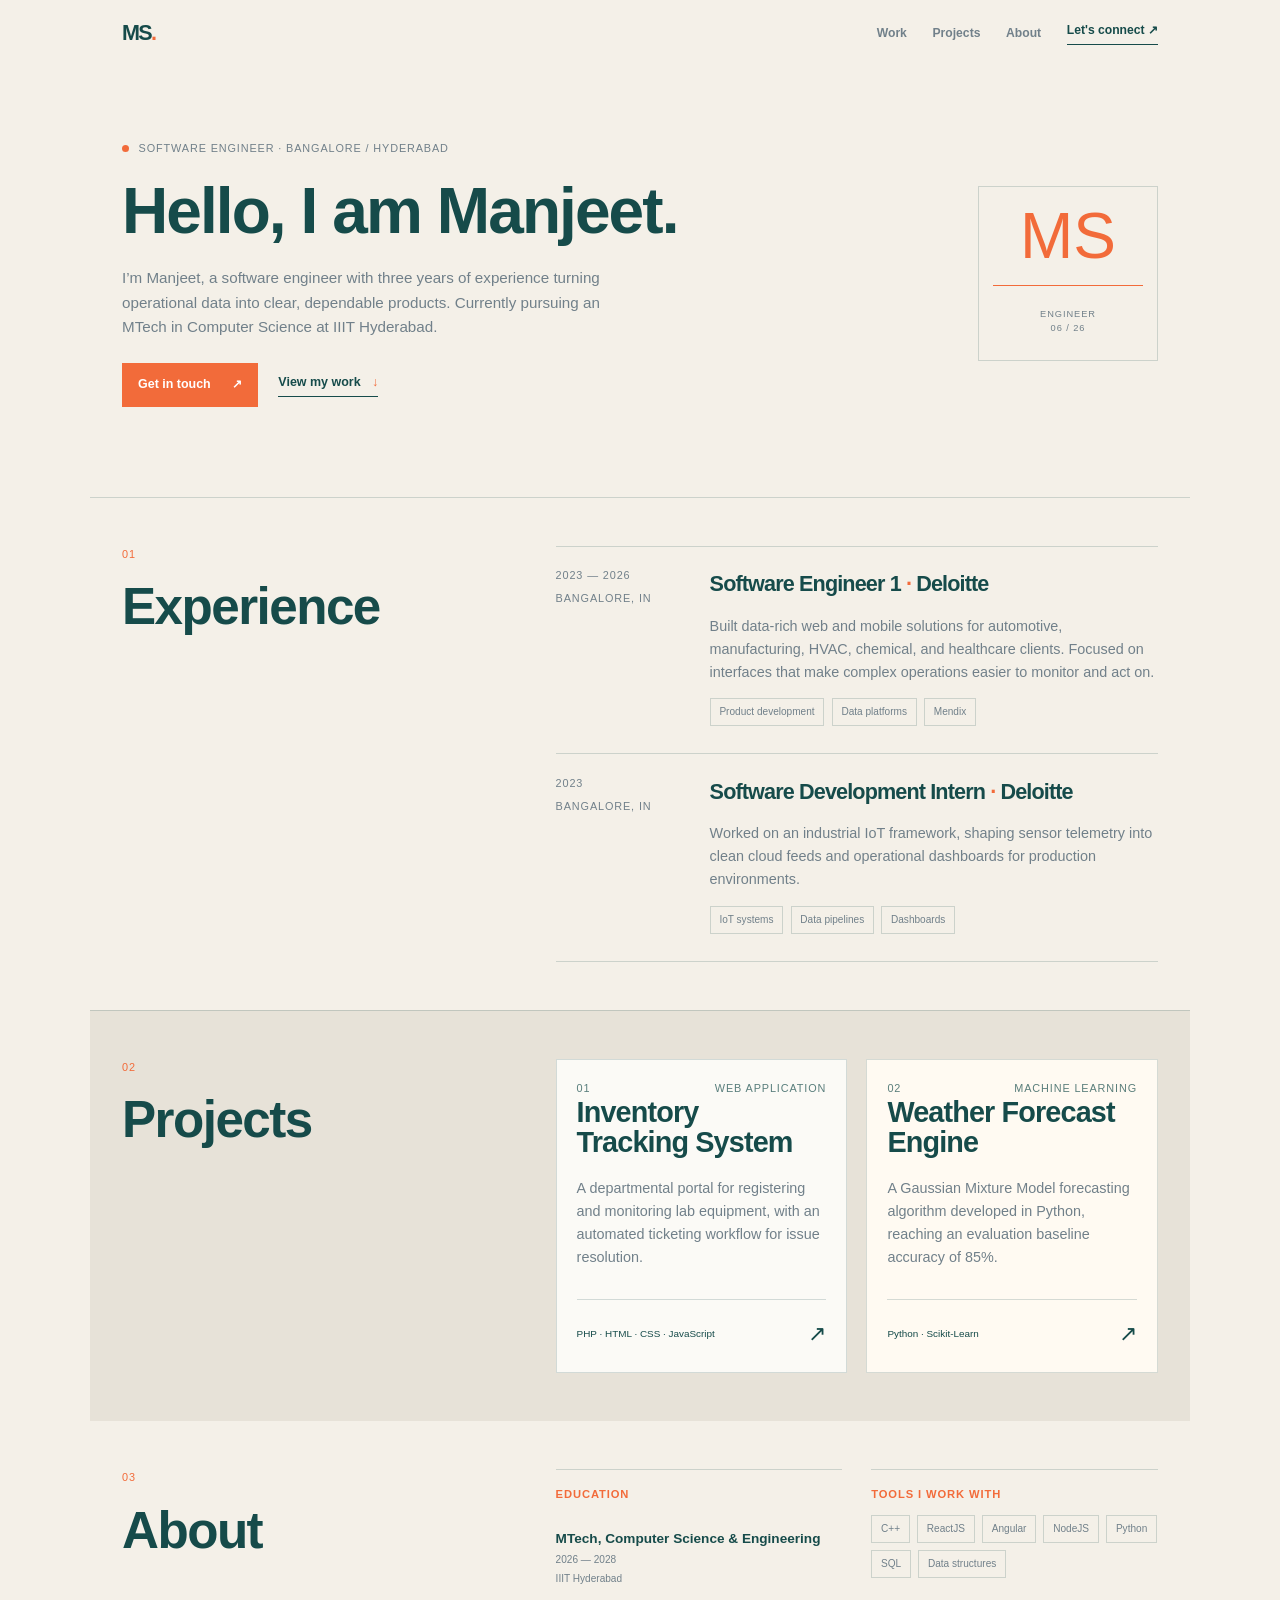
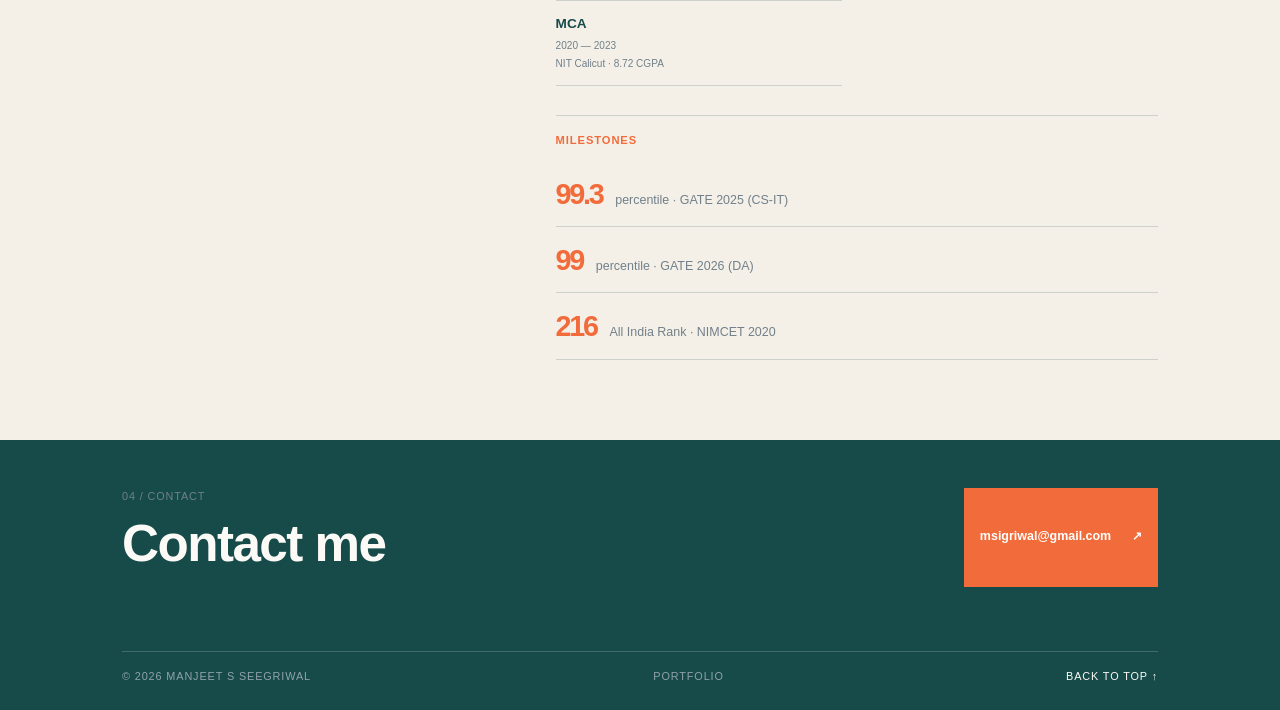
<file: index.html>
<!doctype html>
<html lang="en">
  <head>
    <meta charset="UTF-8" />
    <meta name="viewport" content="width=device-width, initial-scale=1.0" />
    <meta
      name="description"
      content="Portfolio of Manjeet S Seegriwal, software engineer and MTech student at IIIT Hyderabad."
    />
    <title>Manjeet S Seegriwal | Software Engineer</title>
    <link rel="stylesheet" href="Portfolio.css" />
  </head>
  <body>
    <header class="site-header">
      <a class="brand" href="#top" aria-label="Manjeet Seegriwal home"
        >MS<span>.</span></a
      >
      <nav aria-label="Primary navigation">
        <a href="#work">Work</a>
        <a href="#projects">Projects</a>
        <a href="#about">About</a>
        <a class="nav-contact" href="mailto:msigriwal@gmail.com"
          >Let's connect <span aria-hidden="true">↗</span></a
        >
      </nav>
    </header>

    <main id="top">
      <section class="hero" aria-labelledby="intro-title">
        <div class="hero-copy">
          <p class="eyebrow">
            <span class="status-dot"></span> Software engineer · Bangalore /
            Hyderabad
          </p>
          <h1 id="intro-title">Hello, I am Manjeet.</h1>
          <p class="hero-summary">
            I’m Manjeet, a software engineer with three years of experience
            turning operational data into clear, dependable products. Currently
            pursuing an MTech in Computer Science at IIIT Hyderabad.
          </p>
          <div class="hero-actions">
            <a class="button button-primary" href="mailto:msigriwal@gmail.com"
              >Get in touch <span aria-hidden="true">↗</span></a
            >
            <a class="text-link" href="#work"
              >View my work <span aria-hidden="true">↓</span></a
            >
          </div>
        </div>
        <div class="hero-mark" aria-hidden="true">
          <span>MS</span>
          <span class="mark-line"></span>
          <small>ENGINEER<br />06 / 26</small>
        </div>
      </section>

      <section class="content-section" id="work" aria-labelledby="work-title">
        <div class="section-heading">
          <p class="section-number">01</p>
          <h2 id="work-title">Experience</h2>
        </div>
        <div class="experience-list">
          <article class="experience-item">
            <div class="experience-meta">
              <span>2023 — 2026</span><span>Bangalore, IN</span>
            </div>
            <div class="experience-body">
              <h3>Software Engineer 1 <span>·</span> Deloitte</h3>
              <p>
                Built data-rich web and mobile solutions for automotive,
                manufacturing, HVAC, chemical, and healthcare clients. Focused
                on interfaces that make complex operations easier to monitor and
                act on.
              </p>
              <div class="tag-list">
                <span>Product development</span><span>Data platforms</span
                ><span>Mendix</span>
              </div>
            </div>
          </article>
          <article class="experience-item">
            <div class="experience-meta">
              <span>2023</span><span>Bangalore, IN</span>
            </div>
            <div class="experience-body">
              <h3>Software Development Intern <span>·</span> Deloitte</h3>
              <p>
                Worked on an industrial IoT framework, shaping sensor telemetry
                into clean cloud feeds and operational dashboards for production
                environments.
              </p>
              <div class="tag-list">
                <span>IoT systems</span><span>Data pipelines</span
                ><span>Dashboards</span>
              </div>
            </div>
          </article>
        </div>
      </section>

      <section
        class="content-section projects-section"
        id="projects"
        aria-labelledby="projects-title"
      >
        <div class="section-heading compact-heading">
          <p class="section-number">02</p>
          <h2 id="projects-title">Projects</h2>
        </div>
        <div class="project-grid">
          <article class="project-card project-card-dark">
            <div class="project-topline">
              <span>01</span><span>Web application</span>
            </div>
            <h3>Inventory<br />Tracking System</h3>
            <p>
              A departmental portal for registering and monitoring lab
              equipment, with an automated ticketing workflow for issue
              resolution.
            </p>
            <div class="project-footer">
              <span>PHP · HTML · CSS · JavaScript</span
              ><span class="project-arrow">↗</span>
            </div>
          </article>
          <article class="project-card project-card-light">
            <div class="project-topline">
              <span>02</span><span>Machine learning</span>
            </div>
            <h3>Weather Forecast<br />Engine</h3>
            <p>
              A Gaussian Mixture Model forecasting algorithm developed in
              Python, reaching an evaluation baseline accuracy of 85%.
            </p>
            <div class="project-footer">
              <span>Python · Scikit-Learn</span
              ><span class="project-arrow">↗</span>
            </div>
          </article>
        </div>
      </section>

      <section class="about-layout" id="about" aria-labelledby="about-title">
        <div class="section-heading">
          <p class="section-number">03</p>
          <h2 id="about-title">About</h2>
        </div>
        <div class="details-grid">
          <div class="detail-block">
            <h3>Education</h3>
            <div class="detail-row">
              <strong>MTech, Computer Science & Engineering</strong
              ><span>2026 — 2028</span><small>IIIT Hyderabad</small>
            </div>
            <div class="detail-row">
              <strong>MCA</strong><span>2020 — 2023</span
              ><small>NIT Calicut · 8.72 CGPA</small>
            </div>
          </div>
          <div class="detail-block">
            <h3>Tools I work with</h3>
            <div class="skill-cloud">
              <span>C++</span><span>ReactJS</span><span>Angular</span
              ><span>NodeJS</span><span>Python</span><span>SQL</span
              ><span>Data structures</span>
            </div>
          </div>
          <div class="detail-block achievements-block">
            <h3>Milestones</h3>
            <div class="achievement">
              <strong>99.3</strong><span>percentile · GATE 2025 (CS-IT)</span>
            </div>
            <div class="achievement">
              <strong>99</strong><span>percentile · GATE 2026 (DA)</span>
            </div>
            <div class="achievement">
              <strong>216</strong><span>All India Rank · NIMCET 2020</span>
            </div>
          </div>
        </div>
      </section>
    </main>

    <footer class="site-footer">
      <div>
        <p class="eyebrow">04 / CONTACT</p>
        <h2>Contact me</h2>
      </div>
      <a class="button button-primary" href="mailto:msigriwal@gmail.com"
        >msigriwal@gmail.com <span aria-hidden="true">↗</span></a
      >
      <div class="footer-bottom">
        <span>© 2026 Manjeet S Seegriwal</span><span>Portfolio</span
        ><a href="#top">Back to top ↑</a>
      </div>
    </footer>
  </body>
</html>
</file>
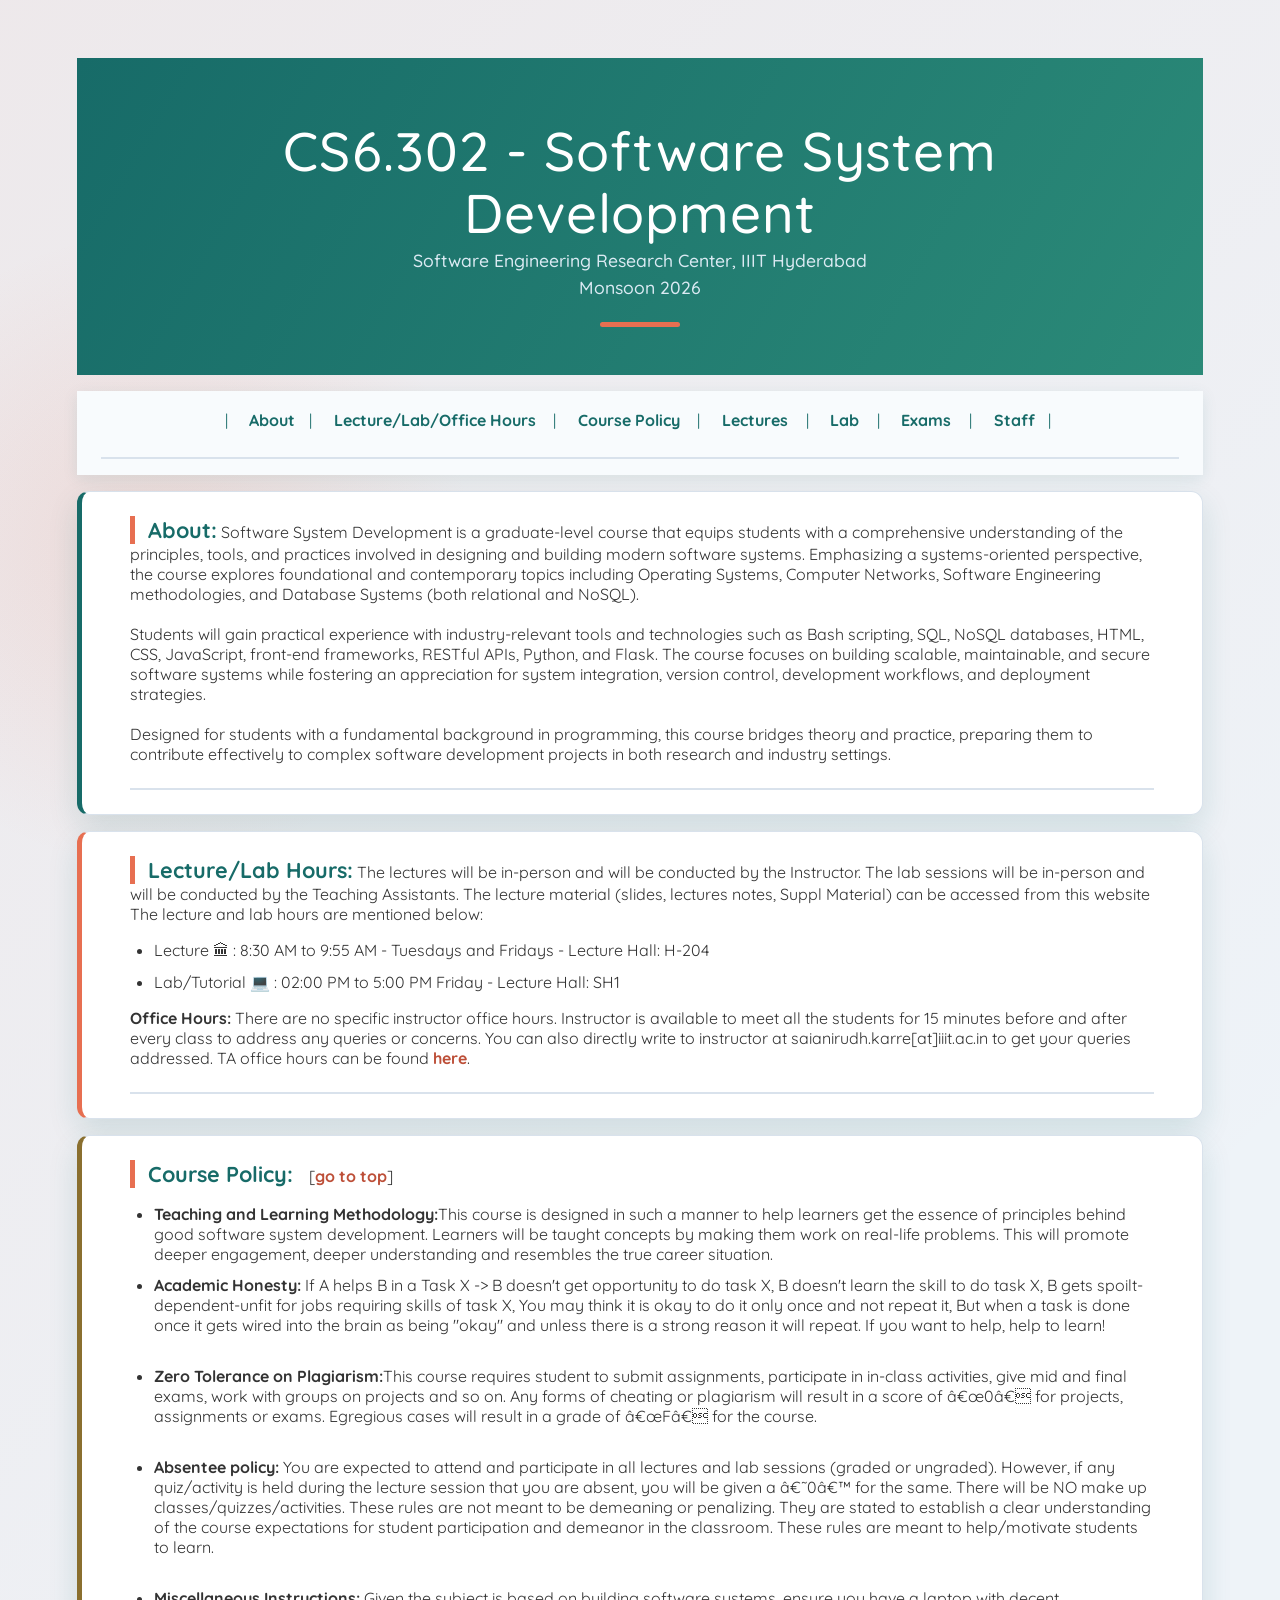
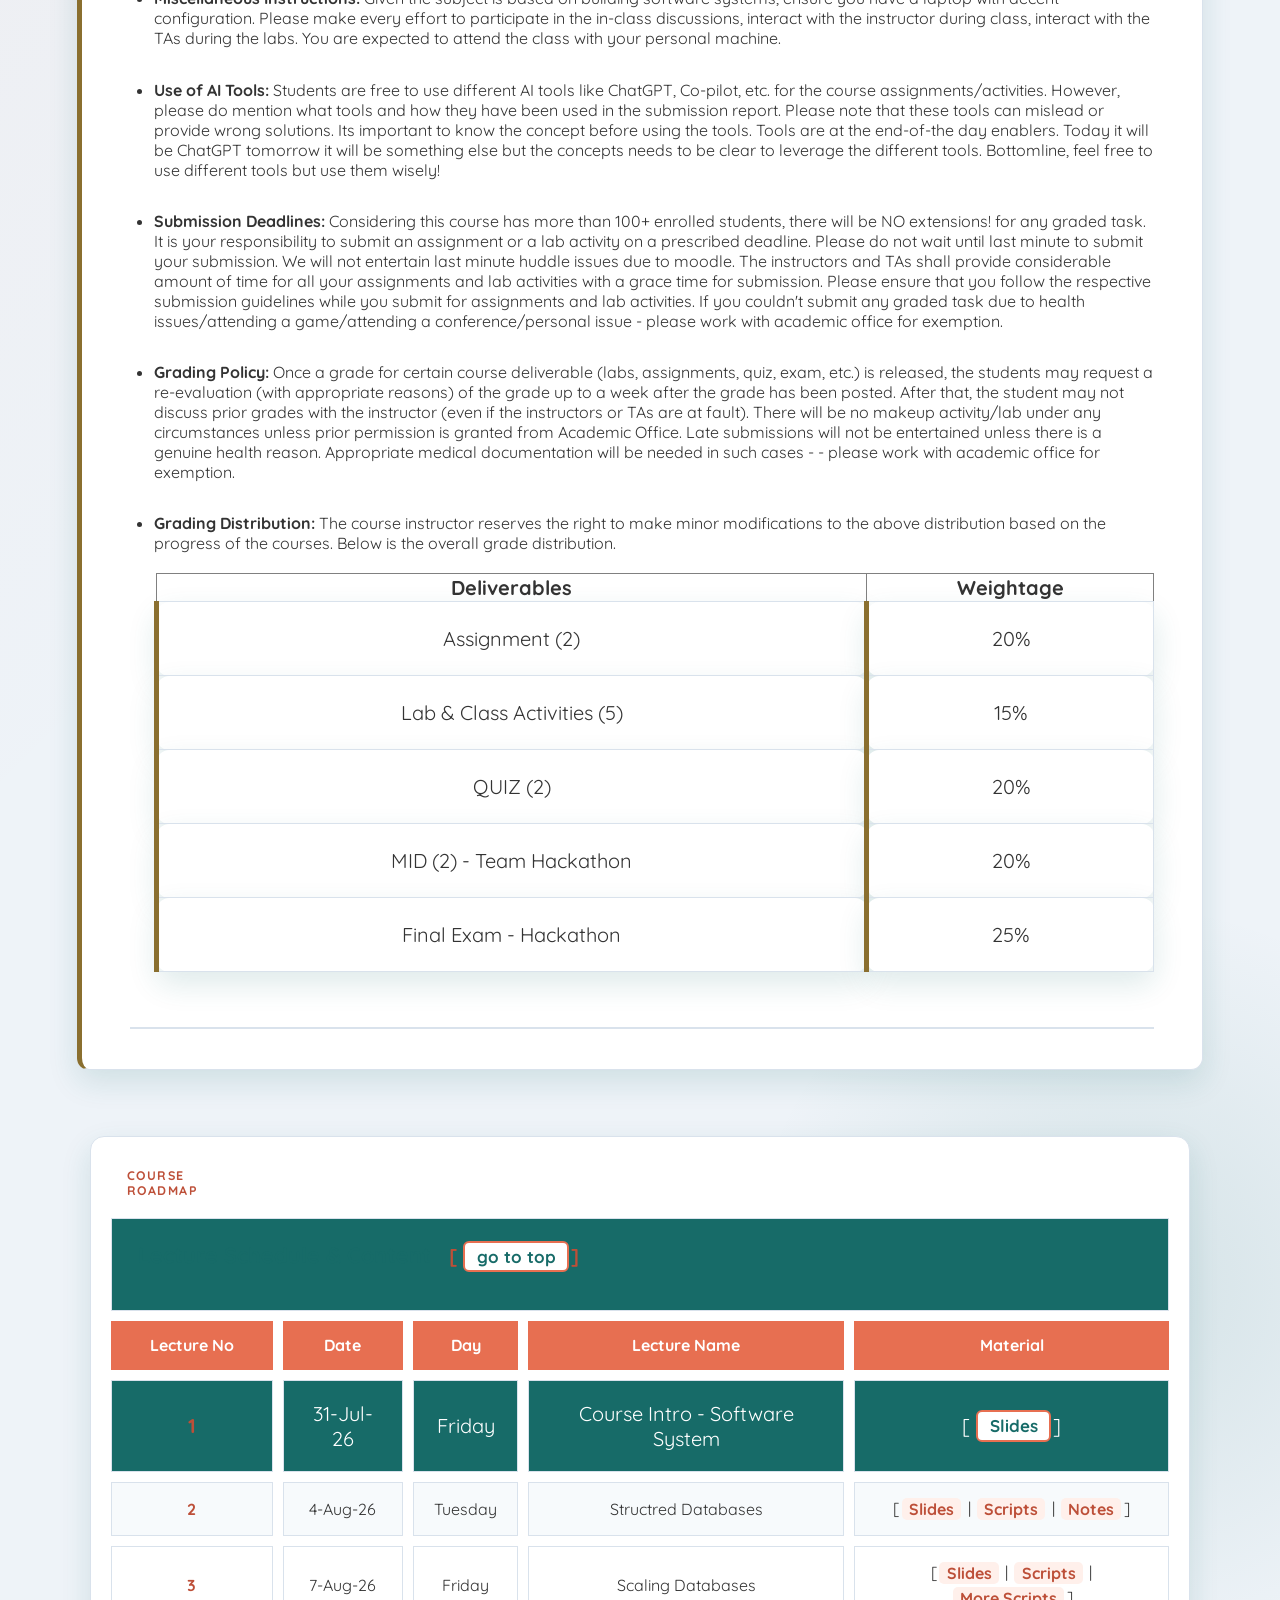
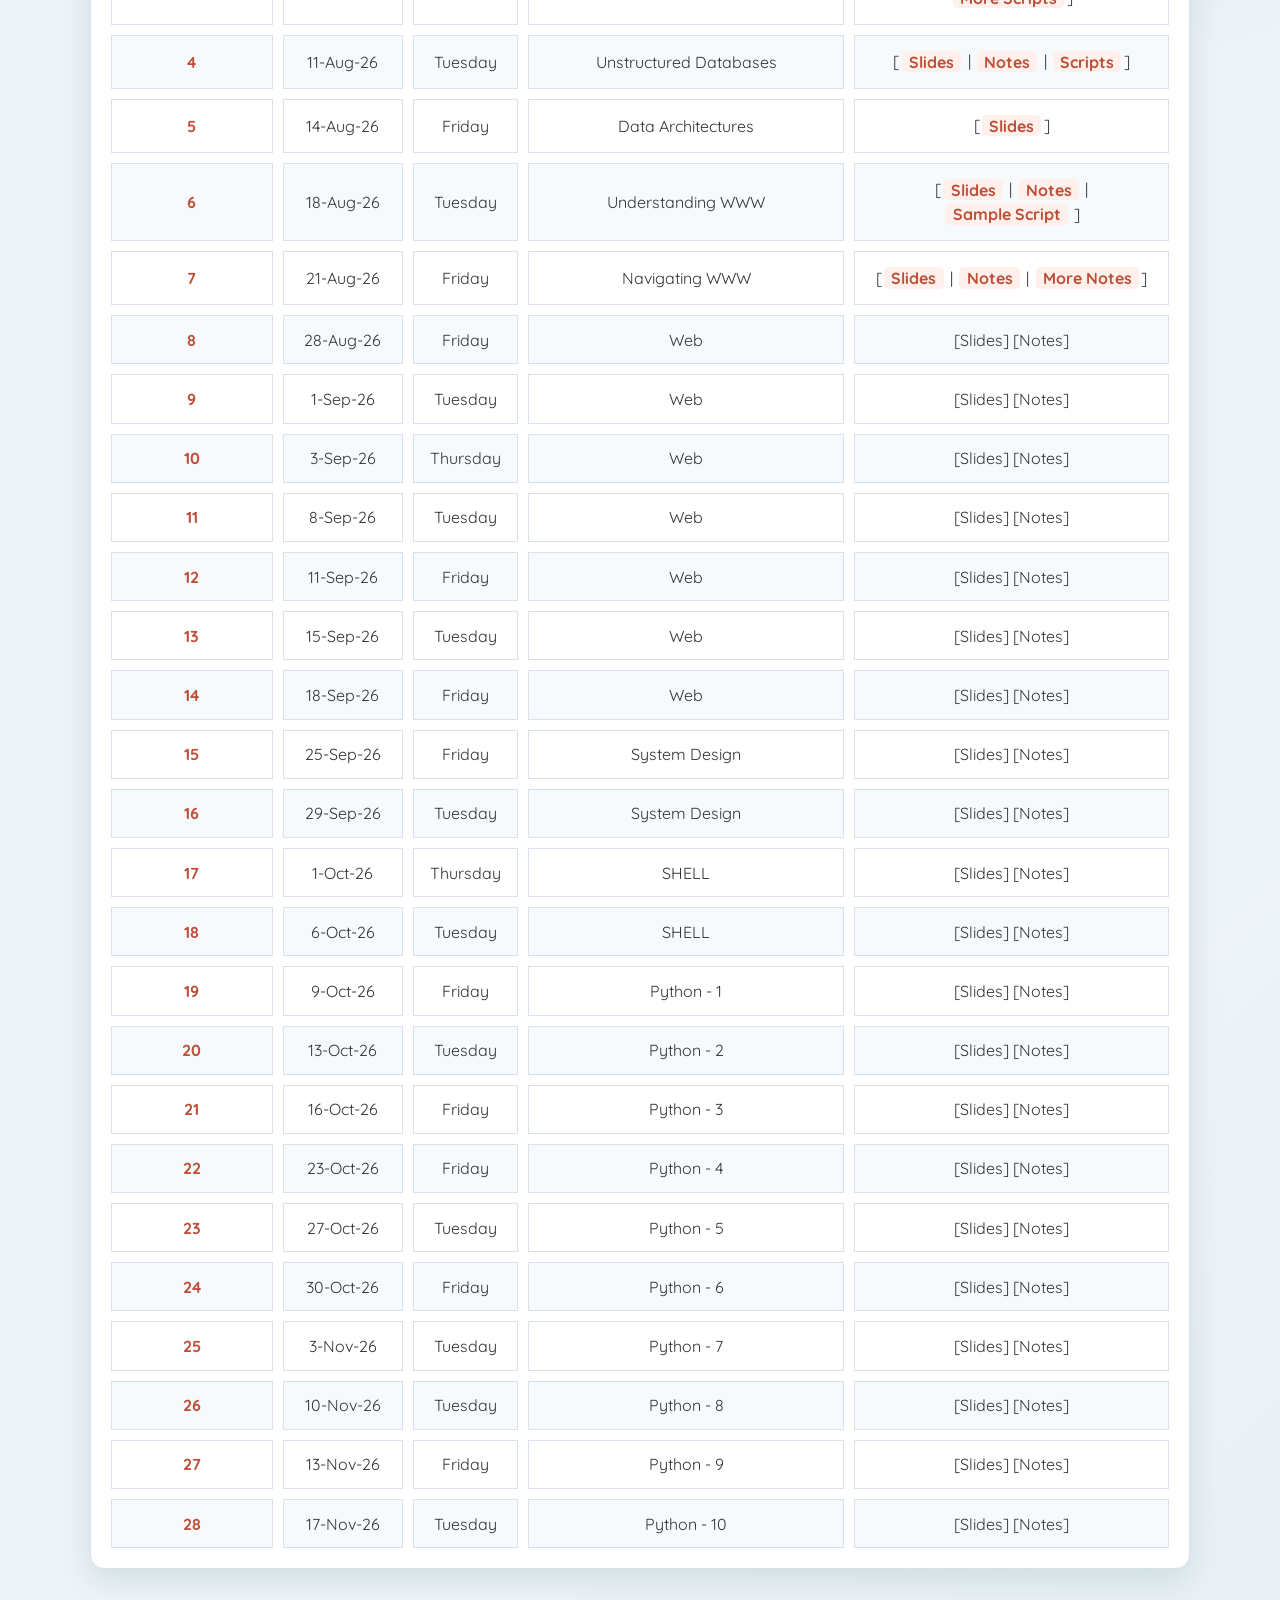
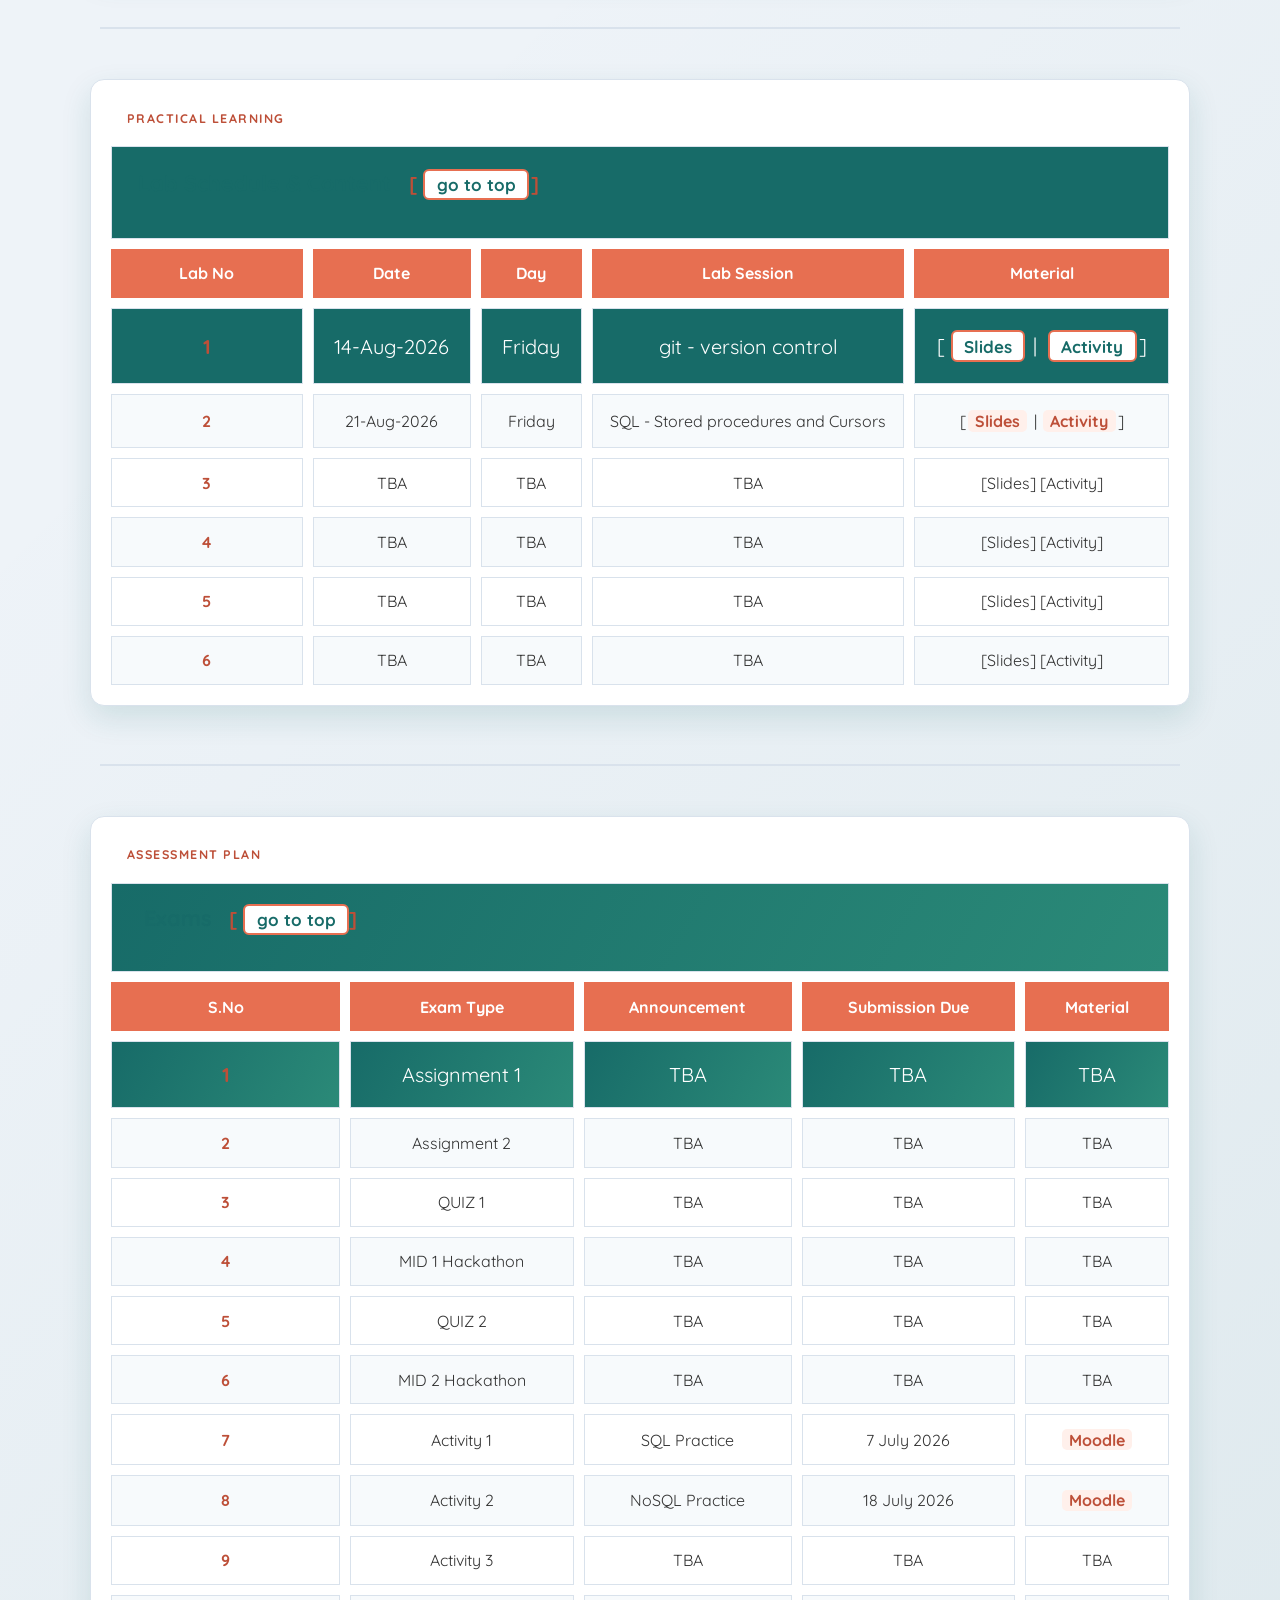
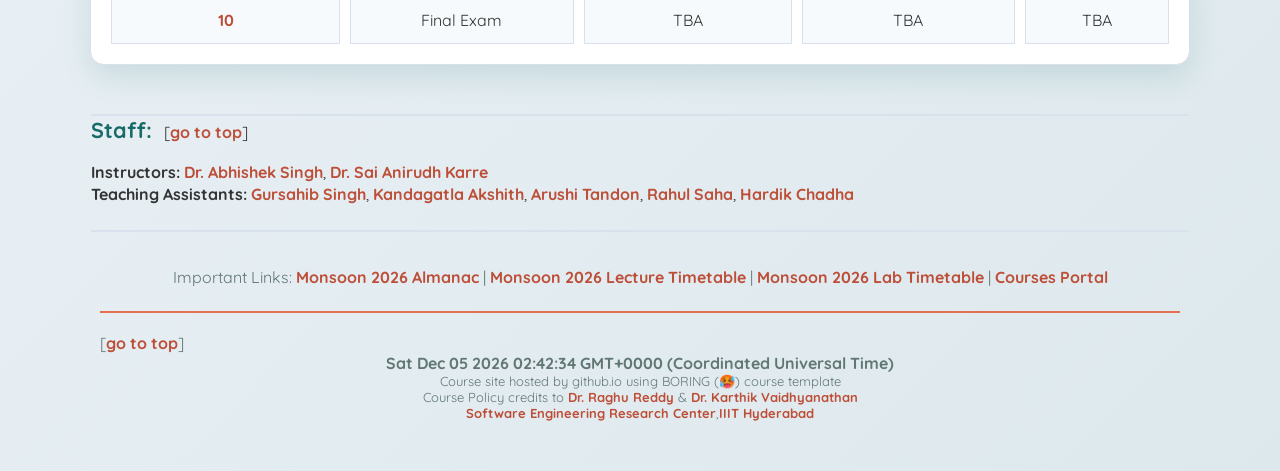
<file: ssdcoursepage/index.html>
<html>
<head><title>CS6.302 SSD Monsoon 2026</title>
<meta name="viewport" content="width=device-width, initial-scale=1.0"/>
<link rel="stylesheet" href="https://fonts.googleapis.com/css?family=Quicksand">
<link href="https://cdn.jsdelivr.net/npm/bootstrap@4.6.1/dist/css/bootstrap.min.css" rel="stylesheet" integrity="sha256-DF7Zhf293AJxJNTmh5zhoYYIMs2oXitRfBjY+9L//AY=" crossorigin="anonymous">
<style>
body {font-family: Quicksand; font-size: 20px; color:#333}
        table
        {
            font-family: Quicksand; font-size:20px; color:#333;
            border-collapse:collapse;
            width:1000px;
            padding:10px;
            border-spacing:10px
			
        }

	.light-text-row {
        color: #ADADAD; 
    }

</style>
<link rel="stylesheet" href="coursePage.css">


	<script>
  
  const lastModified = new Date(document.lastModified);
 
  const formattedDate = lastModified.toLocaleString('en-US', {
    year: 'numeric',
    month: 'long',
    day: 'numeric',
    hour: '2-digit',
    minute: '2-digit'
  });

  document.getElementById("lastUpdated").innerHTML += formattedDate;
</script>
<script>
function startTime() {
  const today = new Date();
  let h = today.getHours();
  let m = today.getMinutes();
  let s = today.getSeconds();
  m = checkTime(m);
  s = checkTime(s);
  document.getElementById('txt').innerHTML = today 
  setTimeout(startTime, 1000);
}

function checkTime(i) {
  if (i < 10) {i = "0" + i};  // add zero in front of numbers < 10
  return i;
}
</script>
<script src="https://ajax.googleapis.com/ajax/libs/jquery/3.5.1/jquery.min.js"></script>
</head>
<body onload="startTime()">
	<!--<script>
	alert("All the Best for your Final Exam!"");
		</script>-->
<table align="center" width="100%" cellspacing="10" cellpadding="10" border="0">
<tr>
<td><h1 align="center" id="home">CS6.302 - Software System Development</h1><h3 align="center">Software Engineering Research Center, IIIT Hyderabad</h3> <h3 align="center">Monsoon 2026</h3></td>
</tr>
<tr>
<td>&nbsp;&nbsp;|&nbsp;&nbsp;&nbsp; <a href="#about">About</a>&nbsp;&nbsp;|&nbsp;&nbsp;&nbsp; <a href="#lecture">Lecture/Lab/Office Hours</a> &nbsp;&nbsp;|&nbsp;&nbsp;&nbsp; <a href="#cpolicy">Course Policy</a> &nbsp;&nbsp;|&nbsp;&nbsp;&nbsp; <a href="#schedule">Lectures</a> &nbsp;&nbsp;|&nbsp;&nbsp;&nbsp;  <a href="#lab">Lab</a> &nbsp;&nbsp;|&nbsp;&nbsp;&nbsp; <a href="#activity">Exams</a> &nbsp;&nbsp;|&nbsp;&nbsp;&nbsp; <a href="#staff">Staff</a>&nbsp;&nbsp;|&nbsp;&nbsp;&nbsp; <hr></td>
</tr>
<tr>
<td> <p align="left"><b id="about">About:</b> Software System Development is a graduate-level course that equips students with a comprehensive understanding of the principles, tools, and practices involved in designing and building modern software systems. Emphasizing a systems-oriented perspective, the course explores foundational and contemporary topics including Operating Systems, Computer Networks, Software Engineering methodologies, and Database Systems (both relational and NoSQL).
<br>
<br>
Students will gain practical experience with industry-relevant tools and technologies such as Bash scripting, SQL, NoSQL databases, HTML, CSS, JavaScript, front-end frameworks, RESTful APIs, Python, and Flask. The course focuses on building scalable, maintainable, and secure software systems while fostering an appreciation for system integration, version control, development workflows, and deployment strategies.
<br>
<br>
Designed for students with a fundamental background in programming, this course bridges theory and practice, preparing them to contribute effectively to complex software development projects in both research and industry settings.<hr></td>
</tr>
<tr>
<td> <p align="left"><b id="lecture">Lecture/Lab Hours:</b> The lectures will be in-person and will be conducted by the Instructor. The lab sessions will be in-person and will be conducted by the Teaching Assistants. The lecture material (slides, lectures notes, Suppl Material) can be accessed from this website The lecture and lab hours are mentioned below:

<ul><li>Lecture &#x1F3DB; : 8:30 AM to 9:55 AM - Tuesdays and Fridays - Lecture Hall: H-204</li> <li>Lab/Tutorial &#x1F4BB; : 02:00 PM to 5:00 PM Friday - Lecture Hall: SH1 </li></ul></p>
<p align="left"><b>Office Hours:</b> There are no specific instructor office hours. Instructor is available to meet all the students for 15 minutes before and after every class to address any queries or concerns. You can also directly write to instructor at saianirudh.karre[at]iiit.ac.in to get your queries addressed. TA office hours can be found <a href="#staff">here</a>.
</p><hr>
</td>
</tr>
<tr>
<td>
<p align="left"><b id="cpolicy">Course Policy:</b> &nbsp;&nbsp;&nbsp;[<a href="#home">go to top</a>]
<ul>
<li><b>Teaching and Learning Methodology:</b>This course is designed in such a manner to help learners get the essence of principles behind good software system development. Learners will be taught concepts by making them work on real-life problems. This will promote deeper engagement, deeper understanding and resembles the true career situation. 
</li>
<li><b>Academic Honesty:</b> If A helps B in a Task X -> B doesn't get opportunity to do task X, B doesn't learn the skill to do task X, B gets spoilt-dependent-unfit for jobs requiring skills of task X, You may think it is okay to do it only once and not repeat it, But when a task is done once it gets wired into the brain as being "okay" and unless there is a strong reason it will repeat. If you want to help, help to learn!
<br>
<br> 
</li>
<li><b>Zero Tolerance on Plagiarism:</b>This course requires student to submit assignments, participate in in-class activities, give mid and final exams, work with groups on projects and so on. Any forms of cheating or plagiarism will result in a score of “0” for projects, assignments or exams. Egregious cases will result in a grade of “F” for the course.
<br>
<br> 
</li>
<li><b>Absentee policy:</b> You are expected to attend and participate in all lectures and lab sessions (graded or ungraded).  However, if any quiz/activity is held during the lecture session that you are absent, you will be given a ‘0’ for the same. There will be NO make up classes/quizzes/activities. These rules are not meant to be demeaning or penalizing. They are stated to establish a clear understanding of the course expectations for student participation and demeanor in the classroom. These rules are meant to help/motivate students to learn. 
<br>
<br> 
</li>
<li><b>Miscellaneous Instructions:</b> Given the subject is based on building software systems, ensure you have a laptop with decent configuration. Please make every effort to participate in the in-class discussions, interact with the instructor during class, interact with the TAs during the labs. You are expected to attend the class with your personal machine. 
<br>
<br> 
</li>
<li><b>Use of AI Tools:</b> Students are free to use different AI tools like ChatGPT, Co-pilot, etc. for the course assignments/activities. However, please do mention what tools and how they have been used in the submission report. Please note that these tools can mislead or provide wrong solutions. Its important to know the concept before using the tools. Tools are at the end-of-the day enablers. Today it will be ChatGPT tomorrow it will be something else but the concepts needs to be clear to leverage the different tools. Bottomline, feel free to use different tools but use them wisely!
<br>
<br> 
</li>
<li><b>Submission Deadlines:</b> Considering this course has more than 100+ enrolled students, there will be NO extensions! for any graded task. It is your responsibility to submit an assignment or a lab activity on a prescribed deadline. Please do not wait until last minute to submit your submission. We will not entertain last minute huddle issues due to moodle. The instructors and TAs shall provide considerable amount of time for all your assignments and lab activities with a grace time for submission. Please ensure that you follow the respective submission guidelines while you submit for assignments and lab activities. If you couldn't submit any graded task due to health issues/attending a game/attending a conference/personal issue - please work with academic office for exemption. 
<br>
<br> 
</li>
<li><b>Grading Policy:</b> Once a grade for certain course deliverable (labs, assignments, quiz, exam, etc.) is released, the students may request a re-evaluation (with appropriate reasons) of the grade up to a week after the grade has been posted. After that, the student may not discuss prior grades with the instructor (even if the instructors or TAs are at fault). There will be no makeup activity/lab under any circumstances unless prior permission is granted from Academic Office. Late submissions will not be entertained unless there is a genuine health reason. Appropriate medical documentation will be needed in such cases - - please work with academic office for exemption.
<br>
<br> 
</li>
<li><b>Grading Distribution:</b> The course instructor reserves the right to make minor modifications to the above distribution based on the progress of the courses. Below is the overall grade distribution.
<br>
<br> 
<table border="1" align="center">
<tr align="center"><th>Deliverables</th><th>Weightage</th></tr>
<tr align="center"><td>Assignment (2)</td><td>20%</td></tr>
<tr align="center"><td>Lab & Class Activities (5)</td><td>15%</td></tr>
<tr align="center"><td>QUIZ (2)</td><td>20%</td></tr>
<tr align="center"><td>MID (2) - Team Hackathon</td><td>20%</td></tr>
<tr align="center"><td>Final Exam - Hackathon</td><td>25%</td></tr>
</table>
</li>
<br>
<!--<li><b>Evaluation Rubric:</b> All evaluations as part of this course follow below evaluation rubric. TAs will follow below guidelines for evaluating assignments and lab activities for this course.
<br>
<br>
<table border="1" align="center" width="10%">
<tr><th>Rubric</th><th>Input(15%)</th><th>Logic(60%)</th><th>Output(15%)</th><th>Submission(10%)</th></tr>
<tr><td>Exceptional (100%)</td><td>All inputs are working as per the requirements</td><td>Logic is accurate and as per the requirements defined in the question</td><td>All outputs are returned as per the requirements</td><td>Script submissions are correct and as per requirements</td></tr>
<tr><td>Acceptable (70%)</td><td>Inputs are partially working as per the requirements</td><td>Logic is almost correct and as per the requirements defined in the question</td><td>Outputs are partially returned as per the requirements</td><td>Script submissions is partially correct and as per requirements</td></tr>
<tr><td>Beginning (30%)</td><td>At least one input is working as per the requirements</td><td>Logic is partially correct and as per the requirements defined in the question</td><td>At least one output is returned as per the requirement</td><td>Atleast one part of the script submission is correct and as per requirements</td></tr>
<tr><td>No Response (0%)</td><td>None of the inputs are working as per the requirements</td><td>Logic is incorrect and not as per the requirements defined in the question</td><td>None of the outputs are returned as per the requirements</td><td>Script submissions is incorrect and not as per requirements</td></tr>
</table> 
</li>-->
</ul><hr>
</p>
</td>
</tr>
</tr>
</table> 

<table border="1" align="center" width="10%" class="tg">
<tr>
<td colspan="5"><p align="left"><b id="schedule">&nbsp;Lecture Schedule & Content</b>&nbsp;&nbsp;&nbsp;[<a href="#home">go to top</a>]</p></td>
</tr >
  <tr align="center">
    <th class="tg-7btt">Lecture No</th>
    <th class="tg-7btt">Date</th>
    <th class="tg-7btt">Day</th>
    <th class="tg-7btt">Lecture Name</th>
    <th class="tg-7btt">Material</th>
  </tr>
<tbody align="center">
  <tr>
    <td class="tg-c3ow">1</td>
    <td class="tg-c3ow">31-Jul-26</td>
    <td class="tg-c3ow">Friday</td>
    <td class="tg-c3ow">Course Intro - Software System</td>
    <td class="tg-c3ow">[<a href="https://docs.google.com/viewer?url=https://raw.githubusercontent.com/serc-iiith/serc-iiith.github.io/main/CourseContent/CS6302_M26/SSD_Class1.pdf" target="_blank">Slides</a>]</td>
  </tr>
  <tr>
    <td class="tg-c3ow">2</td>
    <td class="tg-c3ow">4-Aug-26</td>
    <td class="tg-c3ow">Tuesday</td>
    <td class="tg-c3ow">Structred Databases</td>
    <td class="tg-c3ow">[<a href="https://docs.google.com/viewer?url=https://raw.githubusercontent.com/serc-iiith/serc-iiith.github.io/main/CourseContent/CS6302_M26/StructuredData.pdf" target="_blank">Slides</a> | <a href="https://docs.google.com/viewer?url=https://raw.githubusercontent.com/serc-iiith/serc-iiith.github.io/main/CourseContent/CS6302_M26/databases.sql" target="_blank">Scripts</a> | <a href="https://tinted-rumba-8c6.notion.site/Structured-Databases-2456a6248bf6805f83e1cbf0a58761ec" target="_blank">Notes</a>]</td>
  </tr>
  <tr>
    <td class="tg-c3ow">3</td>
    <td class="tg-c3ow">7-Aug-26</td>
    <td class="tg-c3ow">Friday</td>
    <td class="tg-c3ow">Scaling Databases</td>
    <td class="tg-c3ow">[<a href="https://docs.google.com/viewer?url=https://raw.githubusercontent.com/serc-iiith/serc-iiith.github.io/main/CourseContent/CS6302_M26/ScalingDatabases.pdf" target="_blank">Slides</a> | <a href="https://docs.google.com/viewer?url=https://raw.githubusercontent.com/serc-iiith/serc-iiith.github.io/main/CourseContent/CS6302_M26/databases_2.sql" target="_blank">Scripts</a> | <a href="https://docs.google.com/viewer?url=https://raw.githubusercontent.com/serc-iiith/serc-iiith.github.io/main/CourseContent/CS6302_M26/databases_3.sql" target="_blank">More Scripts</a>]</td>
  </tr>
  <tr>
    <td class="tg-c3ow">4</td>
    <td class="tg-c3ow">11-Aug-26</td>
    <td class="tg-c3ow">Tuesday</td>
    <td class="tg-c3ow">Unstructured Databases</td>
    <td class="tg-c3ow">[<a href="https://docs.google.com/viewer?url=https://raw.githubusercontent.com/serc-iiith/serc-iiith.github.io/main/CourseContent/CS6302_M26/UnStructuredDatabases.pdf" target="_blank">Slides</a> | <a href="https://tinted-rumba-8c6.notion.site/Unstructured-Databases-24b6a6248bf680679b36e76c33d301c4" target="_blank">Notes</a> | <a href="https://raw.githubusercontent.com/serc-iiith/serc-iiith.github.io/refs/heads/main/CourseContent/CS6302_M26/mongo.txt" target="_blank">Scripts</a>]</td>
  </tr>
  <tr>
    <td class="tg-c3ow">5</td>
    <td class="tg-c3ow">14-Aug-26</td>
    <td class="tg-c3ow">Friday</td>
    <td class="tg-c3ow">Data Architectures</td>
    <td class="tg-c3ow">[<a href="https://docs.google.com/viewer?url=https://raw.githubusercontent.com/serc-iiith/serc-iiith.github.io/main/CourseContent/CS6302_M26/DatabaseArchitectures.pdf" target="_blank">Slides</a>]</td>
  </tr>
  <tr>
    <td class="tg-c3ow">6</td>
    <td class="tg-c3ow">18-Aug-26</td>
    <td class="tg-c3ow">Tuesday</td>
    <td class="tg-c3ow">Understanding WWW</td>
    <td class="tg-c3ow">[<a href="https://docs.google.com/viewer?url=https://raw.githubusercontent.com/serc-iiith/serc-iiith.github.io/main/CourseContent/CS6302_M26/www.pdf" target="_blank">Slides</a> | <a href="https://tinted-rumba-8c6.notion.site/Web-Technology-2566a6248bf6800488d0c13a992502e4" target="_blank">Notes</a> | <a href="https://raw.githubusercontent.com/serc-iiith/serc-iiith.github.io/refs/heads/main/CourseContent/CS6302_M26/samplehtml.html" target="_blank">Sample Script</a> ]</td>
  </tr>
  <tr>
    <td class="tg-c3ow">7</td>
    <td class="tg-c3ow">21-Aug-26</td>
    <td class="tg-c3ow">Friday</td>
    <td class="tg-c3ow">Navigating WWW</td>
    <td class="tg-c3ow">[<a href="https://docs.google.com/viewer?url=https://raw.githubusercontent.com/serc-iiith/serc-iiith.github.io/main/CourseContent/CS6302_M26/WebLanguages.pdf" target="_blank">Slides</a> | <a href="https://github.com/serc-iiith/serc-iiith.github.io/blob/main/CourseContent/CS6302_M26/html.md" target="_blank">Notes</a> | <a href="https://github.com/serc-iiith/serc-iiith.github.io/blob/main/CourseContent/CS6302_M26/css.md" target="_blank">More Notes</a>]</td>
  </tr>
  <tr>
    <td class="tg-c3ow">8</td>
    <td class="tg-c3ow">28-Aug-26</td>
    <td class="tg-c3ow">Friday</td>
    <td class="tg-c3ow">Web</td>
    <td class="tg-c3ow">[Slides] [Notes]</td>
  </tr>
  <tr>
    <td class="tg-c3ow">9</td>
    <td class="tg-c3ow">1-Sep-26</td>
    <td class="tg-c3ow">Tuesday</td>
    <td class="tg-c3ow">Web</td>
    <td class="tg-c3ow">[Slides] [Notes]</td>
  </tr>
  <tr>
    <td class="tg-c3ow">10</td>
    <td class="tg-c3ow">3-Sep-26</td>
    <td class="tg-c3ow">Thursday</td>
    <td class="tg-c3ow">Web</td>
    <td class="tg-c3ow">[Slides] [Notes]</td>
  </tr>
  <tr>
    <td class="tg-c3ow">11</td>
    <td class="tg-c3ow">8-Sep-26</td>
    <td class="tg-c3ow">Tuesday</td>
    <td class="tg-c3ow">Web</td>
    <td class="tg-c3ow">[Slides] [Notes]</td>
  </tr>
  <tr>
    <td class="tg-c3ow">12</td>
    <td class="tg-c3ow">11-Sep-26</td>
    <td class="tg-c3ow">Friday</td>
    <td class="tg-c3ow">Web</td>
    <td class="tg-c3ow">[Slides] [Notes]</td>
  </tr>
  <tr>
    <td class="tg-c3ow">13</td>
    <td class="tg-c3ow">15-Sep-26</td>
    <td class="tg-c3ow">Tuesday</td>
    <td class="tg-c3ow">Web</td>
    <td class="tg-c3ow">[Slides] [Notes]</td>
  </tr>
  <tr>
    <td class="tg-c3ow">14</td>
    <td class="tg-c3ow">18-Sep-26</td>
    <td class="tg-c3ow">Friday</td>
    <td class="tg-c3ow">Web</td>
    <td class="tg-c3ow">[Slides] [Notes]</td>
  </tr>
  <tr>
    <td class="tg-c3ow">15</td>
    <td class="tg-c3ow">25-Sep-26</td>
    <td class="tg-c3ow">Friday</td>
    <td class="tg-c3ow">System Design</td>
    <td class="tg-c3ow">[Slides] [Notes]</td>
  </tr>
  <tr>
    <td class="tg-c3ow">16</td>
    <td class="tg-c3ow">29-Sep-26</td>
    <td class="tg-c3ow">Tuesday</td>
    <td class="tg-c3ow">System Design</td>
    <td class="tg-c3ow">[Slides] [Notes]</td>
  </tr>
  <tr>
    <td class="tg-c3ow">17</td>
    <td class="tg-c3ow">1-Oct-26</td>
    <td class="tg-c3ow">Thursday</td>
    <td class="tg-c3ow">SHELL</td>
    <td class="tg-c3ow">[Slides] [Notes]</td>
  </tr>
  <tr>
    <td class="tg-c3ow">18</td>
    <td class="tg-c3ow">6-Oct-26</td>
    <td class="tg-c3ow">Tuesday</td>
    <td class="tg-c3ow">SHELL</td>
    <td class="tg-c3ow">[Slides] [Notes]</td>
  </tr>
  <tr>
    <td class="tg-c3ow">19</td>
    <td class="tg-c3ow">9-Oct-26</td>
    <td class="tg-c3ow">Friday</td>
    <td class="tg-c3ow">Python - 1</td>
    <td class="tg-c3ow">[Slides] [Notes]</td>
  </tr>
  <tr>
    <td class="tg-c3ow">20</td>
    <td class="tg-c3ow">13-Oct-26</td>
    <td class="tg-c3ow">Tuesday</td>
    <td class="tg-c3ow">Python - 2</td>
    <td class="tg-c3ow">[Slides] [Notes]</td>
  </tr>
  <tr>
    <td class="tg-c3ow">21</td>
    <td class="tg-c3ow">16-Oct-26</td>
    <td class="tg-c3ow">Friday</td>
    <td class="tg-c3ow">Python - 3</td>
    <td class="tg-c3ow">[Slides] [Notes]</td>
  </tr>
  <tr>
    <td class="tg-c3ow">22</td>
    <td class="tg-c3ow">23-Oct-26</td>
    <td class="tg-c3ow">Friday</td>
    <td class="tg-c3ow">Python - 4</td>
    <td class="tg-c3ow">[Slides] [Notes]</td>
  </tr>
  <tr>
    <td class="tg-c3ow">23</td>
    <td class="tg-c3ow">27-Oct-26</td>
    <td class="tg-c3ow">Tuesday</td>
    <td class="tg-c3ow">Python - 5</td>
    <td class="tg-c3ow">[Slides] [Notes]</td>
  </tr>
  <tr>
    <td class="tg-c3ow">24</td>
    <td class="tg-c3ow">30-Oct-26</td>
    <td class="tg-c3ow">Friday</td>
    <td class="tg-c3ow">Python - 6</td>
    <td class="tg-c3ow">[Slides] [Notes]</td>
  </tr>
  <tr>
    <td class="tg-c3ow">25</td>
    <td class="tg-c3ow">3-Nov-26</td>
    <td class="tg-c3ow">Tuesday</td>
    <td class="tg-c3ow">Python - 7</td>
    <td class="tg-c3ow">[Slides] [Notes]</td>
  </tr>
  <tr>
    <td class="tg-c3ow">26</td>
    <td class="tg-c3ow">10-Nov-26</td>
    <td class="tg-c3ow">Tuesday</td>
    <td class="tg-c3ow">Python - 8</td>
    <td class="tg-c3ow">[Slides] [Notes]</td>
  </tr>
  <tr>
    <td class="tg-c3ow">27</td>
    <td class="tg-c3ow">13-Nov-26</td>
    <td class="tg-c3ow">Friday</td>
    <td class="tg-c3ow">Python - 9</td>
    <td class="tg-c3ow">[Slides] [Notes]</td>
  </tr>
  <tr>
    <td class="tg-c3ow">28</td>
    <td class="tg-c3ow">17-Nov-26</td>
    <td class="tg-c3ow">Tuesday</td>
    <td class="tg-c3ow">Python - 10</td>
    <td class="tg-c3ow">[Slides] [Notes]</td>
  </tr>
</tbody></table>
<table align="center" width="10%" cellspacing="10" cellpadding="10" border="0">
<tr><td><hr></td></tr>
</table>

<table border="1" align="center" width="10%" class="tg">
<tr>
<td colspan="5"><p align="left"><b id="lab">&nbsp;Lab Schedule & Content</b>&nbsp;&nbsp;&nbsp;[<a href="#home">go to top</a>]</p></td>
</tr >
  <tr align="center">
    <th class="tg-bobw">Lab No</th>
    <th class="tg-bobw">Date</th>
    <th class="tg-bobw">Day</th>
    <th class="tg-bobw">Lab Session</th>
    <th class="tg-bobw">Material</th>
  </tr>
<tbody align="center">
  <tr>
    <td class="tg-8d8j">1</td>
    <td class="tg-8d8j">14-Aug-2026</td>
    <td class="tg-8d8j">Friday</td>
    <td class="tg-8d8j">git - version control</td>
    <td class="tg-8d8j">[<a href="https://docs.google.com/viewer?url=https://raw.githubusercontent.com/serc-iiith/serc-iiith.github.io/main/CourseContent/CS6302_M26/Labs/lab01/GitLab.pdf" target="_blank">Slides</a> | <a href="https://docs.google.com/viewer?url=https://raw.githubusercontent.com/serc-iiith/serc-iiith.github.io/main/CourseContent/CS6302_M26/Labs/lab01/GitLabActivity.pdf" target="_blank">Activity</a>]</td>
  </tr>
  <tr>
    <td class="tg-8d8j">2</td>
    <td class="tg-8d8j">21-Aug-2026</td>
    <td class="tg-8d8j">Friday</td>
    <td class="tg-8d8j">SQL - Stored procedures and Cursors</td>
    <td class="tg-8d8j">[<a href="https://docs.google.com/viewer?url=https://raw.githubusercontent.com/serc-iiith/serc-iiith.github.io/main/CourseContent/CS6302_M26/Labs/lab02/SP.pdf" target="_blank">Slides</a> | <a href="https://docs.google.com/viewer?url=https://raw.githubusercontent.com/serc-iiith/serc-iiith.github.io/main/CourseContent/CS6302_M26/Labs/lab02/lab_activity_2.pdf" target="_blank">Activity</a>]</td>
  </tr>
  <tr>
    <td class="tg-8d8j">3</td>
    <td class="tg-8d8j">TBA</td>
    <td class="tg-8d8j">TBA</td>
    <td class="tg-8d8j">TBA</td>
    <td class="tg-8d8j">[Slides] [Activity]</td>
  </tr>
  <tr>
    <td class="tg-8d8j">4</td>
    <td class="tg-8d8j">TBA</td>
    <td class="tg-8d8j">TBA</td>
    <td class="tg-8d8j">TBA</td>
    <td class="tg-8d8j">[Slides] [Activity]</td>
  </tr>
  <tr>
    <td class="tg-8d8j">5</td>
    <td class="tg-8d8j">TBA</td>
    <td class="tg-8d8j">TBA</td>
    <td class="tg-8d8j">TBA</td>
    <td class="tg-8d8j">[Slides] [Activity]</td>
  </tr>
  <tr>
    <td class="tg-8d8j">6</td>
    <td class="tg-8d8j">TBA</td>
    <td class="tg-8d8j">TBA</td>
    <td class="tg-8d8j">TBA</td>
    <td class="tg-8d8j">[Slides] [Activity]</td>
  </tr>
</tbody></table>

<table align="center" width="10%" cellspacing="10" cellpadding="10" border="0">
<tr><td><hr></td></tr>
</table>
<table align="center" width="10%" border="1">
<tr><td colspan="5">
<p align="left"> <b id="activity">&nbsp; Exams</b>&nbsp;&nbsp;&nbsp;[<a href="#home">go to top</a>]</p>
</td>
</tr>
  <tr align="center">
    <th class="tg-bobw">S.No</th>
    <th class="tg-bobw">Exam Type</th>
    <th class="tg-bobw">Announcement</th>
    <th class="tg-bobw">Submission Due</th>
    <th class="tg-bobw">Material</th>
  </tr>
<tbody align="center">
  <tr>
    <td class="tg-8d8j">1</td>
    <td class="tg-8d8j">Assignment 1</td>
    <td class="tg-8d8j">TBA</td>
    <td class="tg-8d8j">TBA</td>
    <td class="tg-8d8j">TBA</td>
  </tr>
  <tr>
    <td class="tg-8d8j">2</td>
    <td class="tg-8d8j">Assignment 2</td>
    <td class="tg-8d8j">TBA</td>
    <td class="tg-8d8j">TBA</td>
    <td class="tg-8d8j">TBA</td>
  </tr>
  <tr>
    <td class="tg-8d8j">3</td>
    <td class="tg-8d8j">QUIZ 1</td>
    <td class="tg-8d8j">TBA</td>
    <td class="tg-8d8j">TBA</td>
    <td class="tg-8d8j">TBA</td>
  </tr>
  <tr>
    <td class="tg-8d8j">4</td>
    <td class="tg-8d8j">MID 1 Hackathon</td>
    <td class="tg-8d8j">TBA</td>
    <td class="tg-8d8j">TBA</td>
    <td class="tg-8d8j">TBA</td>
  </tr>
  <tr>
    <td class="tg-8d8j">5</td>
    <td class="tg-8d8j">QUIZ 2</td>
    <td class="tg-8d8j">TBA</td>
    <td class="tg-8d8j">TBA</td>
    <td class="tg-8d8j">TBA</td>
  </tr>
	 <tr>
    <td class="tg-8d8j">6</td>
    <td class="tg-8d8j">MID 2 Hackathon</td>
    <td class="tg-8d8j">TBA</td>
    <td class="tg-8d8j">TBA</td>
    <td class="tg-8d8j">TBA</td>
  </tr>
  <tr>
    <td class="tg-8d8j">7</td>
    <td class="tg-8d8j">Activity 1</td>
    <td class="tg-8d8j">SQL Practice</td>
    <td class="tg-8d8j">7 July 2026</td>
    <td class="tg-8d8j"><a href="https://courses.iiit.ac.in/mod/assign/view.php?id=69645" target="_blank">Moodle</a></td>
  </tr>
  <tr>
    <td class="tg-8d8j">8</td>
    <td class="tg-8d8j">Activity 2</td>
    <td class="tg-8d8j">NoSQL Practice</td>
    <td class="tg-8d8j">18 July 2026</td>
    <td class="tg-8d8j"><a href="https://courses.iiit.ac.in/mod/assign/view.php?id=70178" target="_blank">Moodle</a></td>
  </tr>
  <tr>
    <td class="tg-8d8j">9</td>
    <td class="tg-8d8j">Activity 3</td>
    <td class="tg-8d8j">TBA</td>
    <td class="tg-8d8j">TBA</td>
    <td class="tg-8d8j">TBA</td>
  </tr>
  <tr>
    <td class="tg-8d8j">10</td>
    <td class="tg-8d8j">Final Exam</td>
    <td class="tg-8d8j">TBA</td>
    <td class="tg-8d8j">TBA</td>
    <td class="tg-8d8j">TBA</td>
  </tr>
</tbody></table>




<table align="center" width="10%" border="0">
<tr>
<td><hr> <p align="left"><b id="staff">Staff:</b>&nbsp;&nbsp;&nbsp;[<a href="#home">go to top</a>] </p></td>
<tr>
<td><b>Instructors:</b> <a href="https://sites.google.com/view/abhishek-singh/home" target="_blank">Dr. Abhishek Singh</a>, <a href="https://sai11101989.github.io" target="_blank">Dr. Sai Anirudh Karre</a> </td>
</tr>
<tr>
<td><b>Teaching Assistants:</b> <a href="https://www.linkedin.com/in/gursahib-singh-18392736a/" target="_blank">Gursahib Singh</a>, <a href="https://www.linkedin.com/in/kandagatla-akshith-4b9a5131b/" target="_blank">Kandagatla Akshith</a>, <a href="https://www.linkedin.com/in/arushi-tandon-5139982a0/" target="_blank">Arushi Tandon</a>, <a href="https://www.linkedin.com/in/rahulsaha99/" target="_blank">Rahul Saha</a>, <a href="https://www.linkedin.com/in/hardik-chadha-876338266/" target="_blank">Hardik Chadha</a></td>
</tr>
<tr><td><hr></td></tr>
</table>
<table align="center" width="10%" cellspacing="10" cellpadding="10" border="0">
<tr>
<td><p align="center"><font face="Quicksand" size="3">
Important Links: <a href="https://intranet.iiit.ac.in/offices/static/files/Monsoon_2026_Almanac_Final.pdf" target="_blank">Monsoon 2026 Almanac</a> | <a href="https://intranet.iiit.ac.in/offices/static/files/Lecture_Timetable_M26-V3.pdf" target="_blank">Monsoon 2026 Lecture Timetable</a> | <a href="https://intranet.iiit.ac.in/offices/static/files/Non-UG1_Lab%26Tutorial_timetable_M26-V3.pdf" target="_blank">Monsoon 2026 Lab Timetable</a> | <a href="https://courses.iiit.ac.in/course/view.php?id=5840" target="_blank">Courses Portal</a> 
</font></p><hr></td>
</tr>
<tr>
<td>  <font face="Quicksand" size="3"> [<a href="#home">go to top</a>]<br><div align="center" id="txt"></div></font> 
<p align="center"><font face="Quicksand" size="2">
		Course site hosted by github.io using BORING (&#129397;) course template <br>
		
		Course Policy credits to <a href="https://faculty.iiit.ac.in/~raghu.reddy/Home.html">Dr. Raghu Reddy</a> & <a href="https://karthikvaidhyanathan.com/">Dr. Karthik Vaidhyanathan</a><br>
	<a href="https://serc.iiit.ac.in">Software Engineering Research Center</a>,<a href="https://iiit.ac.in">IIIT Hyderabad</a></font><br> </p><!--<br><p id="lastUpdated" align="center"><font face="Quicksand" size="2">Site Last Updated on: </font></p>--></td>
</tr>
</table>


	</body>
</html>
</file>
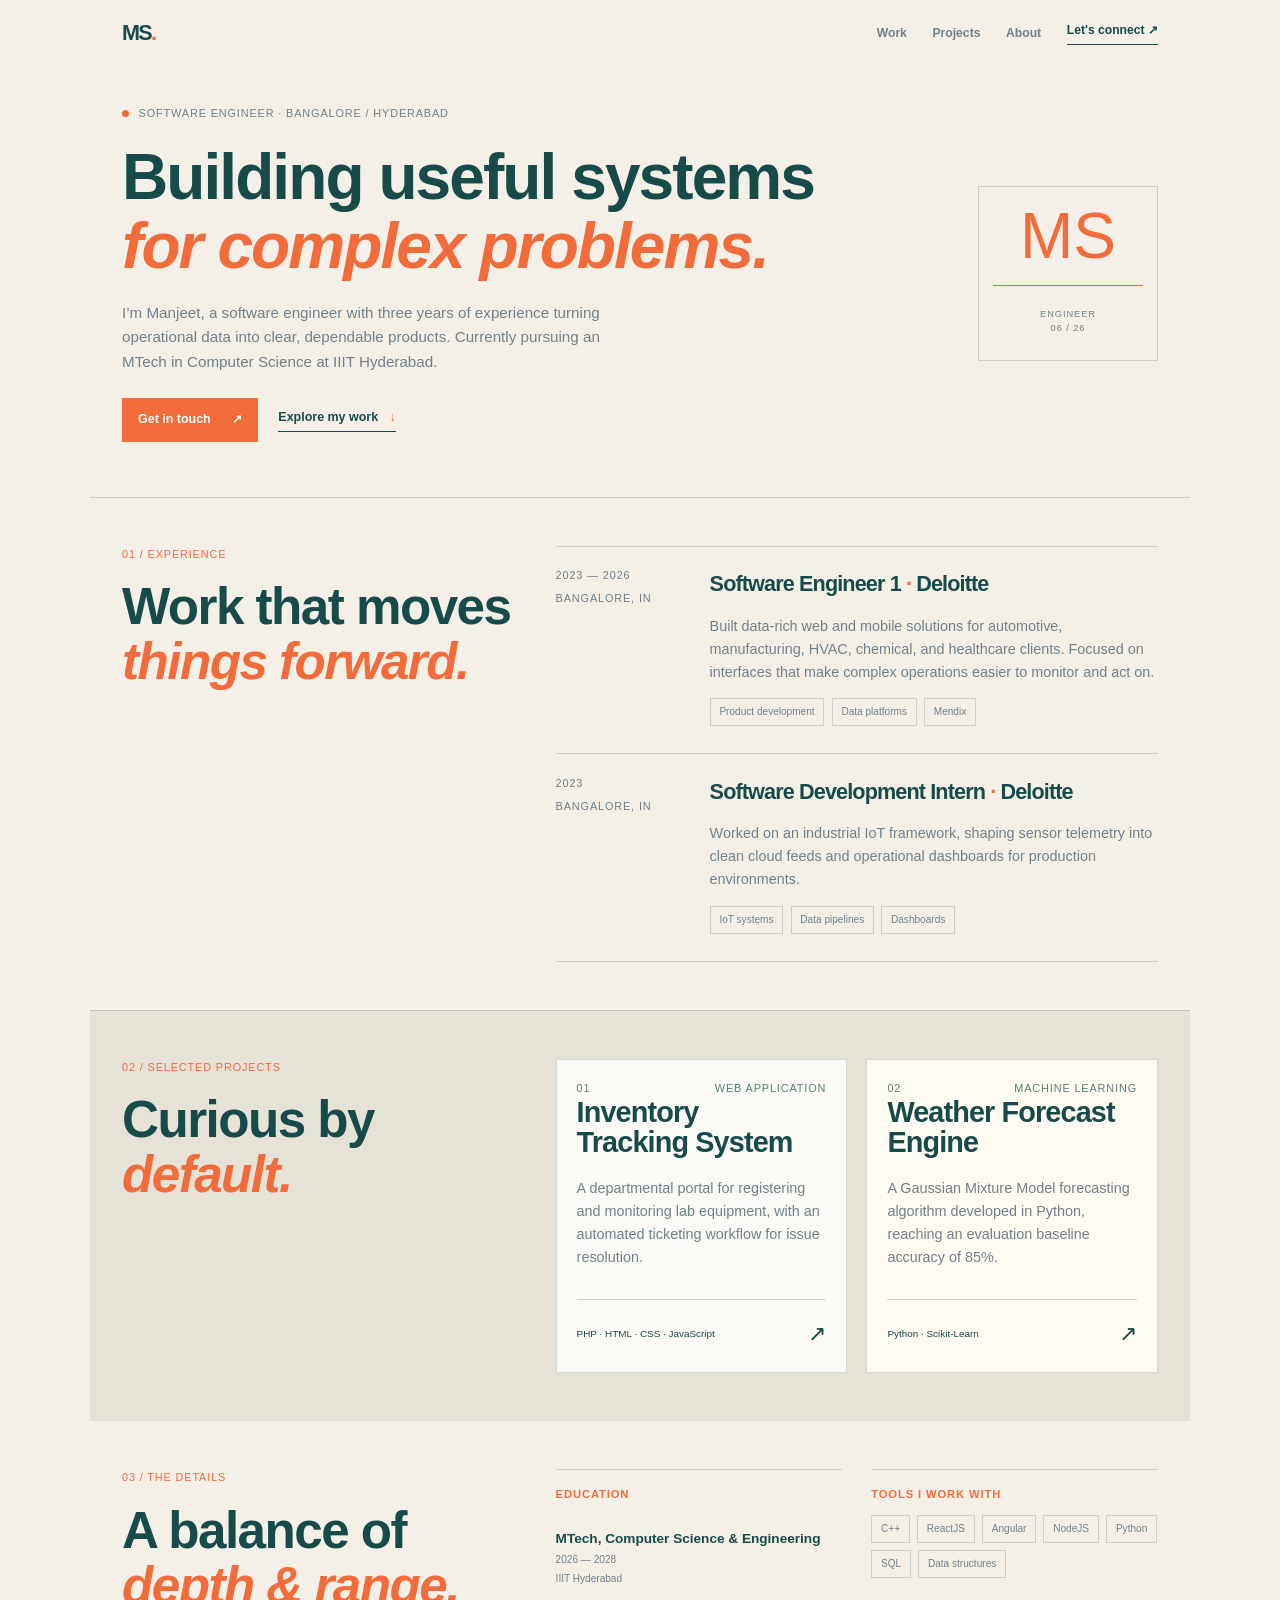
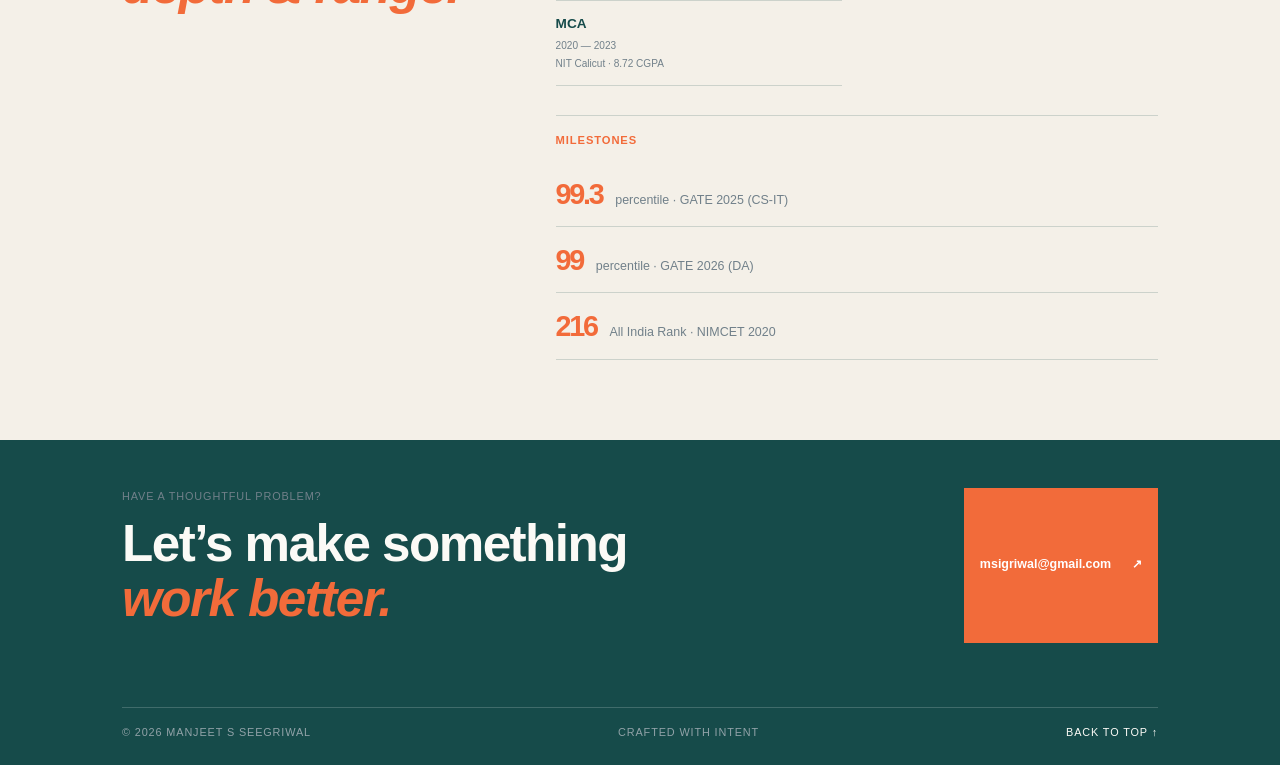
<file: Portfolio.html>
<!doctype html>
<html lang="en">
  <head>
    <meta charset="UTF-8" />
    <meta name="viewport" content="width=device-width, initial-scale=1.0" />
    <meta
      name="description"
      content="Portfolio of Manjeet S Seegriwal, software engineer and MTech student at IIIT Hyderabad."
    />
    <title>Manjeet S Seegriwal | Software Engineer</title>
    <link rel="preconnect" href="https://fonts.googleapis.com" />
    <link rel="preconnect" href="https://fonts.gstatic.com" crossorigin />
    <link
      href="https://fonts.googleapis.com/css2?family=DM+Mono:wght@400;500&family=Manrope:wght@400;500;600;700;800&display=swap"
      rel="stylesheet"
    />
    <link rel="stylesheet" href="Portfolio.css" />
  </head>
  <body>
    <header class="site-header">
      <a class="brand" href="#top" aria-label="Manjeet Seegriwal home"
        >MS<span>.</span></a
      >
      <nav aria-label="Primary navigation">
        <a href="#work">Work</a>
        <a href="#projects">Projects</a>
        <a href="#about">About</a>
        <a class="nav-contact" href="mailto:msigriwal@gmail.com"
          >Let's connect <span aria-hidden="true">↗</span></a
        >
      </nav>
    </header>

    <main id="top">
      <section class="hero" aria-labelledby="intro-title">
        <div class="hero-copy">
          <p class="eyebrow">
            <span class="status-dot"></span> Software engineer · Bangalore /
            Hyderabad
          </p>
          <h1 id="intro-title">
            Building useful systems<br /><em>for complex problems.</em>
          </h1>
          <p class="hero-summary">
            I’m Manjeet, a software engineer with three years of experience
            turning operational data into clear, dependable products. Currently
            pursuing an MTech in Computer Science at IIIT Hyderabad.
          </p>
          <div class="hero-actions">
            <a class="button button-primary" href="mailto:msigriwal@gmail.com"
              >Get in touch <span aria-hidden="true">↗</span></a
            >
            <a class="text-link" href="#work"
              >Explore my work <span aria-hidden="true">↓</span></a
            >
          </div>
        </div>
        <div class="hero-mark" aria-hidden="true">
          <span>MS</span>
          <span class="mark-line"></span>
          <small>ENGINEER<br />06 / 26</small>
        </div>
      </section>

      <section class="content-section" id="work" aria-labelledby="work-title">
        <div class="section-heading">
          <p class="section-number">01 / EXPERIENCE</p>
          <h2 id="work-title">Work that moves<br /><em>things forward.</em></h2>
        </div>
        <div class="experience-list">
          <article class="experience-item">
            <div class="experience-meta">
              <span>2023 — 2026</span><span>Bangalore, IN</span>
            </div>
            <div class="experience-body">
              <h3>Software Engineer 1 <span>·</span> Deloitte</h3>
              <p>
                Built data-rich web and mobile solutions for automotive,
                manufacturing, HVAC, chemical, and healthcare clients. Focused
                on interfaces that make complex operations easier to monitor and
                act on.
              </p>
              <div class="tag-list">
                <span>Product development</span><span>Data platforms</span
                ><span>Mendix</span>
              </div>
            </div>
          </article>
          <article class="experience-item">
            <div class="experience-meta">
              <span>2023</span><span>Bangalore, IN</span>
            </div>
            <div class="experience-body">
              <h3>Software Development Intern <span>·</span> Deloitte</h3>
              <p>
                Worked on an industrial IoT framework, shaping sensor telemetry
                into clean cloud feeds and operational dashboards for production
                environments.
              </p>
              <div class="tag-list">
                <span>IoT systems</span><span>Data pipelines</span
                ><span>Dashboards</span>
              </div>
            </div>
          </article>
        </div>
      </section>

      <section
        class="content-section projects-section"
        id="projects"
        aria-labelledby="projects-title"
      >
        <div class="section-heading compact-heading">
          <p class="section-number">02 / SELECTED PROJECTS</p>
          <h2 id="projects-title">Curious by<br /><em>default.</em></h2>
        </div>
        <div class="project-grid">
          <article class="project-card project-card-dark">
            <div class="project-topline">
              <span>01</span><span>Web application</span>
            </div>
            <h3>Inventory<br />Tracking System</h3>
            <p>
              A departmental portal for registering and monitoring lab
              equipment, with an automated ticketing workflow for issue
              resolution.
            </p>
            <div class="project-footer">
              <span>PHP · HTML · CSS · JavaScript</span
              ><span class="project-arrow">↗</span>
            </div>
          </article>
          <article class="project-card project-card-light">
            <div class="project-topline">
              <span>02</span><span>Machine learning</span>
            </div>
            <h3>Weather Forecast<br />Engine</h3>
            <p>
              A Gaussian Mixture Model forecasting algorithm developed in
              Python, reaching an evaluation baseline accuracy of 85%.
            </p>
            <div class="project-footer">
              <span>Python · Scikit-Learn</span
              ><span class="project-arrow">↗</span>
            </div>
          </article>
        </div>
      </section>

      <section class="about-layout" id="about" aria-labelledby="about-title">
        <div class="section-heading">
          <p class="section-number">03 / THE DETAILS</p>
          <h2 id="about-title">A balance of<br /><em>depth & range.</em></h2>
        </div>
        <div class="details-grid">
          <div class="detail-block">
            <h3>Education</h3>
            <div class="detail-row">
              <strong>MTech, Computer Science & Engineering</strong
              ><span>2026 — 2028</span><small>IIIT Hyderabad</small>
            </div>
            <div class="detail-row">
              <strong>MCA</strong><span>2020 — 2023</span
              ><small>NIT Calicut · 8.72 CGPA</small>
            </div>
          </div>
          <div class="detail-block">
            <h3>Tools I work with</h3>
            <div class="skill-cloud">
              <span>C++</span><span>ReactJS</span><span>Angular</span
              ><span>NodeJS</span><span>Python</span><span>SQL</span
              ><span>Data structures</span>
            </div>
          </div>
          <div class="detail-block achievements-block">
            <h3>Milestones</h3>
            <div class="achievement">
              <strong>99.3</strong><span>percentile · GATE 2025 (CS-IT)</span>
            </div>
            <div class="achievement">
              <strong>99</strong><span>percentile · GATE 2026 (DA)</span>
            </div>
            <div class="achievement">
              <strong>216</strong><span>All India Rank · NIMCET 2020</span>
            </div>
          </div>
        </div>
      </section>
    </main>

    <footer class="site-footer">
      <div>
        <p class="eyebrow">Have a thoughtful problem?</p>
        <h2>Let’s make something<br /><em>work better.</em></h2>
      </div>
      <a class="button button-primary" href="mailto:msigriwal@gmail.com"
        >msigriwal@gmail.com <span aria-hidden="true">↗</span></a
      >
      <div class="footer-bottom">
        <span>© 2026 Manjeet S Seegriwal</span><span>Crafted with intent</span
        ><a href="#top">Back to top ↑</a>
      </div>
    </footer>
  </body>
</html>
</file>
<file: Portfolio.css>
:root {
  --teal: #164b4a;
  --teal-deep: #0d3535;
  --cream: #f4f0e8;
  --paper: #fbfaf6;
  --orange: #f26b3a;
  --muted: #71808a;
  --line: rgba(22, 75, 74, 0.18);
}

* {
  box-sizing: border-box;
}

html {
  scroll-behavior: smooth;
  scroll-padding-top: 5rem;
}

body {
  margin: 0;
  background: var(--cream);
  color: var(--teal);
  font-family: Arial, Helvetica, sans-serif;
  line-height: 1.6;
}

a {
  color: inherit;
}

.site-header {
  align-items: center;
  display: flex;
  justify-content: space-between;
  margin: auto;
  max-width: 1100px;
  padding: 1rem 2rem;
}

.brand {
  font-size: 1.35rem;
  font-weight: 800;
  text-decoration: none;
  letter-spacing: -0.08em;
}
.brand span,
em {
  color: var(--orange);
}
.site-header nav {
  align-items: center;
  display: flex;
  gap: 1.6rem;
}
.site-header nav a {
  font-size: 0.76rem;
  font-weight: 700;
  text-decoration: none;
}
.site-header nav a:not(.nav-contact) {
  color: var(--muted);
}
.nav-contact {
  border-bottom: 1px solid var(--teal);
  padding-bottom: 0.2rem;
}

.hero,
.content-section,
.about-layout {
  margin: auto;
  max-width: 1100px;
  padding: 3rem 2rem;
}
.hero {
  align-items: center;
  display: grid;
  grid-template-columns: minmax(0, 1fr) 180px;
  min-height: 430px;
  padding-top: 2rem;
}
.eyebrow,
.section-number,
.project-topline,
.experience-meta,
.footer-bottom {
  font-family: Arial, Helvetica, sans-serif;
  font-size: 0.68rem;
  letter-spacing: 0.08em;
  text-transform: uppercase;
}
.eyebrow {
  align-items: center;
  color: var(--muted);
  display: flex;
  gap: 0.6rem;
}
.status-dot {
  background: var(--orange);
  border-radius: 50%;
  height: 7px;
  width: 7px;
}
h1,
h2,
h3,
p {
  margin-top: 0;
}
h1,
h2 {
  letter-spacing: -0.03em;
  line-height: 1.08;
}
h1 {
  font-size: clamp(2.7rem, 5vw, 4.5rem);
  font-weight: 700;
  margin: 1.25rem 0;
  max-width: 850px;
}
h2 {
  font-size: clamp(2.3rem, 4vw, 3.8rem);
  font-weight: 700;
}
.hero-summary {
  color: var(--muted);
  font-size: 0.95rem;
  max-width: 510px;
}
.hero-actions {
  align-items: center;
  display: flex;
  gap: 1.3rem;
  margin-top: 1.5rem;
}
.button {
  display: inline-flex;
  gap: 1.3rem;
  align-items: center;
  font-size: 0.78rem;
  font-weight: 700;
  padding: 0.75rem 1rem;
  text-decoration: none;
}
.button-primary {
  background: var(--orange);
  color: #fff;
  transition:
    background 180ms ease,
    transform 180ms ease;
}
.button-primary:hover,
.button-primary:focus-visible {
  background: var(--teal);
}
.text-link {
  border-bottom: 1px solid var(--teal);
  font-size: 0.78rem;
  font-weight: 800;
  padding-bottom: 0.2rem;
  text-decoration: none;
}
.text-link span {
  color: var(--orange);
  margin-left: 0.5rem;
}
.hero-mark {
  align-items: center;
  color: var(--orange);
  display: flex;
  flex-direction: column;
  font-family: Arial, Helvetica, sans-serif;
  border: 1px solid var(--line);
  font-size: 4rem;
  font-weight: 400;
  line-height: 0.8;
  padding: 1.5rem;
}
.mark-line {
  background: var(--orange);
  height: 1px;
  margin: 1.4rem 0;
  width: 150px;
}
.hero-mark small {
  color: var(--muted);
  font-size: 0.58rem;
  letter-spacing: 0.1em;
  line-height: 1.5;
  text-align: center;
}

.content-section {
  border-top: 1px solid var(--line);
  display: grid;
  gap: 2rem;
  grid-template-columns: 0.8fr 1.2fr;
}
.section-number {
  color: var(--orange);
  margin-bottom: 1rem;
}
.section-heading h2 {
  margin-bottom: 0;
}
.experience-item {
  border-top: 1px solid var(--line);
  display: grid;
  gap: 1.5rem;
  grid-template-columns: 130px 1fr;
  padding: 1.3rem 0 1.7rem;
}
.experience-item:last-child {
  border-bottom: 1px solid var(--line);
}
.experience-meta {
  color: var(--muted);
  display: flex;
  flex-direction: column;
  gap: 0.4rem;
  line-height: 1.5;
}
.experience-body h3 {
  font-size: 1.35rem;
  letter-spacing: -0.04em;
  margin-bottom: 0.8rem;
}
.experience-body h3 span {
  color: var(--orange);
}
.experience-body p,
.project-card p {
  color: var(--muted);
  font-size: 0.9rem;
  max-width: 560px;
}
.tag-list,
.skill-cloud {
  display: flex;
  flex-wrap: wrap;
  gap: 0.45rem;
}
.tag-list span,
.skill-cloud span {
  border: 1px solid var(--line);
  color: var(--muted);
  font-family: Arial, Helvetica, sans-serif;
  font-size: 0.63rem;
  padding: 0.3rem 0.55rem;
}

.projects-section {
  background: #e7e2d8;
  color: var(--teal);
  max-width: 1100px;
}
.projects-section .section-number {
  color: var(--orange);
}
.project-grid {
  display: grid;
  gap: 1.2rem;
  grid-template-columns: repeat(2, minmax(0, 1fr));
}
.project-card {
  display: flex;
  flex-direction: column;
  min-height: 270px;
  padding: 1.25rem;
  border: 1px solid var(--line);
}
.project-card:hover {
  transform: none;
}
.project-card-dark {
  background: var(--paper);
  color: var(--teal);
}
.project-card-light {
  background: #fffaf2;
  color: var(--teal);
}
.project-topline {
  display: flex;
  justify-content: space-between;
  opacity: 0.7;
}
.project-card h3 {
  font-size: 1.8rem;
  letter-spacing: -0.03em;
  line-height: 1.05;
  margin: auto 0 1.2rem;
}
.project-card p {
  color: var(--muted);
}
.project-footer {
  align-items: center;
  border-top: 1px solid var(--line);
  display: flex;
  font-family: Arial, Helvetica, sans-serif;
  font-size: 0.62rem;
  justify-content: space-between;
  margin-top: 1rem;
  padding-top: 1rem;
}
.project-arrow {
  font-size: 1.4rem;
}

.about-layout {
  display: grid;
  gap: 2rem;
  grid-template-columns: 0.8fr 1.2fr;
}
.details-grid {
  display: grid;
  gap: 1.8rem;
  grid-template-columns: repeat(2, 1fr);
}
.detail-block {
  border-top: 1px solid var(--line);
  padding-top: 1rem;
}
.detail-block h3 {
  color: var(--orange);
  font-family: Arial, Helvetica, sans-serif;
  font-size: 0.7rem;
  letter-spacing: 0.08em;
  text-transform: uppercase;
}
.detail-row {
  border-bottom: 1px solid var(--line);
  display: grid;
  gap: 0.15rem;
  padding: 0.8rem 0;
}
.detail-row strong {
  font-size: 0.85rem;
}
.detail-row span,
.detail-row small {
  color: var(--muted);
  font-family: Arial, Helvetica, sans-serif;
  font-size: 0.63rem;
}
.achievements-block {
  grid-column: span 2;
}
.achievement {
  align-items: baseline;
  border-bottom: 1px solid var(--line);
  display: flex;
  gap: 0.8rem;
  padding: 0.6rem 0;
}
.achievement strong {
  color: var(--orange);
  font-size: 1.8rem;
  letter-spacing: -0.08em;
}
.achievement span {
  color: var(--muted);
  font-size: 0.78rem;
}

.site-footer {
  background: var(--teal);
  color: var(--paper);
  display: grid;
  gap: 2rem;
  grid-template-columns: 1fr auto;
  margin-top: 2rem;
  padding: 3rem max(2rem, calc((100% - 1100px) / 2 + 2rem)) 1.5rem;
}
.site-footer h2 {
  margin-bottom: 1rem;
}
.footer-bottom {
  border-top: 1px solid rgba(255, 255, 255, 0.18);
  color: #91a2a8;
  display: flex;
  grid-column: 1 / -1;
  justify-content: space-between;
  margin-top: 2rem;
  padding-top: 1rem;
}
.footer-bottom a {
  color: var(--paper);
  text-decoration: none;
}

:focus-visible {
  outline: 3px solid var(--orange);
  outline-offset: 4px;
}

@media (max-width: 760px) {
  .site-header,
  .hero,
  .content-section,
  .about-layout {
    padding-left: 1.25rem;
    padding-right: 1.25rem;
  }
  .site-header nav a:not(:last-child) {
    display: none;
  }
  .hero {
    display: block;
    min-height: auto;
    padding-bottom: 3rem;
    padding-top: 2rem;
  }
  h1 {
    font-size: clamp(2.7rem, 13vw, 4.2rem);
  }
  .hero-mark {
    align-items: flex-end;
    align-items: center;
    font-size: 3rem;
    margin-top: 2rem;
    padding: 1rem;
  }
  .hero-mark .mark-line {
    margin: 0.8rem 0;
    width: 100px;
  }
  .content-section,
  .about-layout {
    display: block;
  }
  .section-heading {
    margin-bottom: 3rem;
  }
  .experience-item {
    display: block;
  }
  .experience-meta {
    flex-direction: row;
    justify-content: space-between;
    margin-bottom: 1rem;
  }
  .project-grid,
  .details-grid {
    grid-template-columns: 1fr;
  }
  .project-card {
    min-height: 310px;
  }
  .achievements-block {
    grid-column: auto;
    margin-top: 2.5rem;
  }
  .site-footer {
    display: block;
    padding-left: 1.25rem;
    padding-right: 1.25rem;
  }
  .site-footer .button {
    margin: 1.5rem 0 2rem;
  }
  .footer-bottom {
    align-items: flex-start;
    flex-direction: column;
    gap: 0.7rem;
  }
}
</file>
<file: ssdcoursepage/coursePage.css>
:root {
  --ink: #263c3b;
  --muted: #617774;
  --paper: #ffffff;
  --page: #eef3f8;
  --accent: #e76f51;
  --accent-dark: #bd4f38;
  --line: #d9e2ec;
  --header: #176b68;
  --shadow: 0 12px 30px rgba(23, 107, 104, 0.14);
}

* {
  box-sizing: border-box;
}

html {
  scroll-behavior: smooth;
  scroll-padding-top: 1.5rem;
}

body {
  margin: 0;
  background:
    radial-gradient(
      circle at 12% 8%,
      rgba(231, 111, 81, 0.14) 0,
      transparent 20rem
    ),
    radial-gradient(
      circle at 88% 42%,
      rgba(23, 107, 104, 0.12) 0,
      transparent 24rem
    ),
    linear-gradient(135deg, rgba(231, 111, 81, 0.08), transparent 30%),
    linear-gradient(315deg, rgba(23, 107, 104, 0.08), transparent 35%),
    var(--page);
  color: var(--ink);
  font-family: "Quicksand", sans-serif;
  font-size: 17px;
  line-height: 1.7;
}

body > table {
  width: min(1100px, calc(100% - 2rem)) !important;
  margin: 1.5rem auto !important;
  border: 0 !important;
  font-size: 1rem;
}

body > table:first-of-type {
  margin-top: 2rem !important;
  background: transparent;
  border-collapse: separate;
  border-spacing: 0 1rem;
  box-shadow: none;
  overflow: visible;
}

body > table:first-of-type > tbody > tr:first-child {
  background: linear-gradient(120deg, var(--header), #2b8a78);
  color: #fff;
}

body > table:first-of-type > tbody > tr:first-child td {
  position: relative;
  padding: 3.5rem 2rem 3rem;
}

body > table:first-of-type > tbody > tr:first-child td::after {
  content: "";
  display: block;
  width: 5rem;
  height: 0.3rem;
  margin: 1.5rem auto 0;
  border-radius: 999px;
  background: var(--accent);
}

h1,
h3 {
  margin: 0.35rem 0;
}

h1 {
  color: #fff;
  font-size: clamp(2rem, 5vw, 3.4rem);
  line-height: 1.15;
  letter-spacing: 0.02em;
}

h3 {
  color: #dbeaf3;
  font-size: 1.1rem;
  font-weight: 500;
}

a {
  color: var(--accent-dark);
  font-weight: 700;
  text-decoration-thickness: 2px;
  text-underline-offset: 3px;
}

a:hover,
a:focus {
  color: var(--header);
}

body > table:first-of-type > tbody > tr:nth-child(2) td {
  position: sticky;
  top: 0;
  z-index: 10;
  padding: 1rem 1.5rem;
  background: #f8fbfd;
  color: var(--header);
  text-align: center;
  box-shadow: 0 4px 14px rgba(23, 107, 104, 0.1);
}

body > table:first-of-type > tbody > tr:nth-child(n + 3) td {
  background: var(--paper);
  border: 1px solid var(--line);
  border-left: 5px solid var(--accent);
  border-radius: 12px;
  box-shadow: var(--shadow);
  padding: 1.5rem clamp(1rem, 4vw, 3rem);
}

body > table:first-of-type > tbody > tr:nth-child(3) td {
  border-left-color: var(--header);
}

body > table:first-of-type > tbody > tr:nth-child(4) td {
  border-left-color: var(--accent);
}

body > table:first-of-type > tbody > tr:nth-child(5) td {
  border-left-color: #8a6f2f;
}

body > table:first-of-type > tbody > tr:nth-child(2) a {
  display: inline-block;
  margin: 0.2rem 0.35rem;
  color: var(--header);
  text-decoration: none;
}

body > table:first-of-type > tbody > tr:nth-child(2) a:hover {
  color: var(--accent-dark);
}

body > table:first-of-type > tbody > tr:nth-child(n + 3) td {
  padding: 1.5rem clamp(1rem, 4vw, 3rem);
}

p {
  margin: 0 0 1rem;
}

b[id] {
  display: inline-block;
  color: var(--header);
  font-size: 1.35rem;
  line-height: 1.3;
}

body > table:first-of-type > tbody > tr:nth-child(n + 3) b[id] {
  padding-left: 0.8rem;
  border-left: 0.35rem solid var(--accent);
}

ul {
  padding-left: 1.5rem;
}

li {
  margin-bottom: 0.7rem;
}

hr {
  border: 0;
  border-top: 2px solid var(--line);
  margin: 1.5rem 0 0;
}

body > table.tg {
  background: var(--paper);
  border-collapse: separate;
  border: 1px solid var(--line) !important;
  border-radius: 14px;
  box-shadow: var(--shadow);
  overflow: hidden;
}

body > table.tg,
body > table:has(#activity) {
  margin-top: 2.5rem !important;
}

body > table.tg::before,
body > table:has(#activity)::before {
  display: block;
  padding: 0.65rem 1rem;
  color: var(--accent-dark);
  font-family: "Quicksand", sans-serif;
  font-size: 0.78rem;
  font-weight: 700;
  letter-spacing: 0.12em;
  text-transform: uppercase;
}

body > table.tg:has(#schedule)::before {
  content: "Course roadmap";
}

body > table.tg:has(#lab)::before {
  content: "Practical learning";
}

body > table:has(#activity)::before {
  content: "Assessment plan";
}

body > table.tg td,
body > table.tg th {
  border: 1px solid var(--line);
  padding: 0.85rem 1rem;
}

body > table.tg tr:first-child td {
  background: var(--header);
  color: #fff;
  font-size: 1.25rem;
  padding: 1.25rem;
}

body > table.tg tr:first-child a {
  display: inline-block;
  margin-left: 0.4rem;
  padding: 0.2rem 0.7rem;
  border: 2px solid var(--accent);
  border-radius: 6px;
  background: #fff;
  color: var(--header);
  font-size: 0.85em;
  text-decoration: none;
  transition:
    background-color 160ms ease,
    color 160ms ease;
}

body > table.tg tr:first-child a:hover,
body > table.tg tr:first-child a:focus {
  background: var(--accent);
  color: #fff;
}

body > table.tg tr:nth-child(2) th {
  background: var(--accent);
  border-color: var(--accent);
  color: #fff;
  font-weight: 700;
}

body > table.tg tbody tr:nth-child(even) {
  background: #f7fafc;
}

body > table.tg tbody tr:hover {
  background: #fff2ed;
}

body > table.tg tbody td:first-child {
  color: var(--accent-dark);
  font-weight: 700;
}

body > table.tg tbody td a {
  display: inline-block;
  margin: 0.1rem 0.15rem;
  padding: 0.05rem 0.45rem;
  border-radius: 5px;
  background: #fff0eb;
  text-decoration: none;
}

body > table.tg tbody td a:hover,
body > table.tg tbody td a:focus {
  background: var(--accent);
  color: #fff;
}

body > table.tg tbody tr {
  transition:
    background-color 160ms ease,
    box-shadow 160ms ease;
}

body > table.tg tbody tr:hover {
  box-shadow: inset 0 0 0 2px rgba(231, 111, 81, 0.22);
}

body > table.tg:last-of-type {
  text-align: center;
}

body > table:has(#activity) {
  background: var(--paper);
  border-collapse: separate;
  border: 1px solid var(--line) !important;
  border-radius: 14px;
  box-shadow: var(--shadow);
  overflow: hidden;
}

body > table:has(#activity) td,
body > table:has(#activity) th {
  border: 1px solid var(--line);
  padding: 0.85rem 1rem;
}

body > table:has(#activity) tr:first-child td {
  background: linear-gradient(120deg, var(--header), #2b8a78);
  color: #fff;
  font-size: 1.25rem;
  padding: 1.25rem;
}

body > table:has(#activity) tr:first-child a {
  display: inline-block;
  margin-left: 0.4rem;
  padding: 0.2rem 0.7rem;
  border: 2px solid var(--accent);
  border-radius: 6px;
  background: #fff;
  color: var(--header);
  font-size: 0.85em;
  text-decoration: none;
  transition:
    background-color 160ms ease,
    color 160ms ease;
}

body > table:has(#activity) tr:first-child a:hover,
body > table:has(#activity) tr:first-child a:focus {
  background: var(--accent);
  color: #fff;
}

body > table:has(#activity) tr:nth-child(2) th {
  background: var(--accent);
  border-color: var(--accent);
  color: #fff;
  font-weight: 700;
}

body > table:has(#activity) tbody tr:nth-child(even) {
  background: #f7fafc;
}

body > table:has(#activity) tbody tr:hover {
  background: #fff2ed;
  box-shadow: inset 0 0 0 2px rgba(231, 111, 81, 0.22);
}

body > table:has(#activity) tbody tr {
  transition:
    background-color 160ms ease,
    box-shadow 160ms ease;
}

body > table:has(#activity) tbody td:first-child {
  color: var(--accent-dark);
  font-weight: 700;
}

body > table:has(#activity) tbody td a {
  display: inline-block;
  padding: 0.05rem 0.45rem;
  border-radius: 5px;
  background: #fff0eb;
  text-decoration: none;
}

body > table:has(#activity) tbody td a:hover,
body > table:has(#activity) tbody td a:focus {
  background: var(--accent);
  color: #fff;
}

#txt {
  color: var(--muted);
  font-weight: 700;
}

body > table:last-of-type {
  padding-top: 0.5rem;
  color: var(--muted);
  font-size: 0.9rem;
}

body > table:last-of-type hr {
  border-top-color: var(--accent);
}

:focus-visible {
  outline: 3px solid rgba(231, 111, 81, 0.55);
  outline-offset: 3px;
}

@media (max-width: 700px) {
  body {
    font-size: 15px;
  }

  body > table {
    width: calc(100% - 1rem) !important;
    margin: 0.75rem auto !important;
  }

  body > table:first-of-type > tbody > tr:first-child td {
    padding: 2.5rem 1rem 2rem;
  }

  body > table:first-of-type > tbody > tr:nth-child(2) td {
    padding: 0.75rem 0.5rem;
    line-height: 1.9;
  }

  body > table:first-of-type > tbody > tr:nth-child(2) td {
    position: static;
  }

  body > table.tg {
    display: block;
    overflow-x: auto;
    white-space: nowrap;
  }

  body > table.tg td,
  body > table.tg th {
    padding: 0.7rem;
  }

  body > table:has(#activity) {
    display: block;
    overflow-x: auto;
    white-space: nowrap;
  }

  body > table:has(#activity) td,
  body > table:has(#activity) th {
    padding: 0.7rem;
  }
}
</file>
